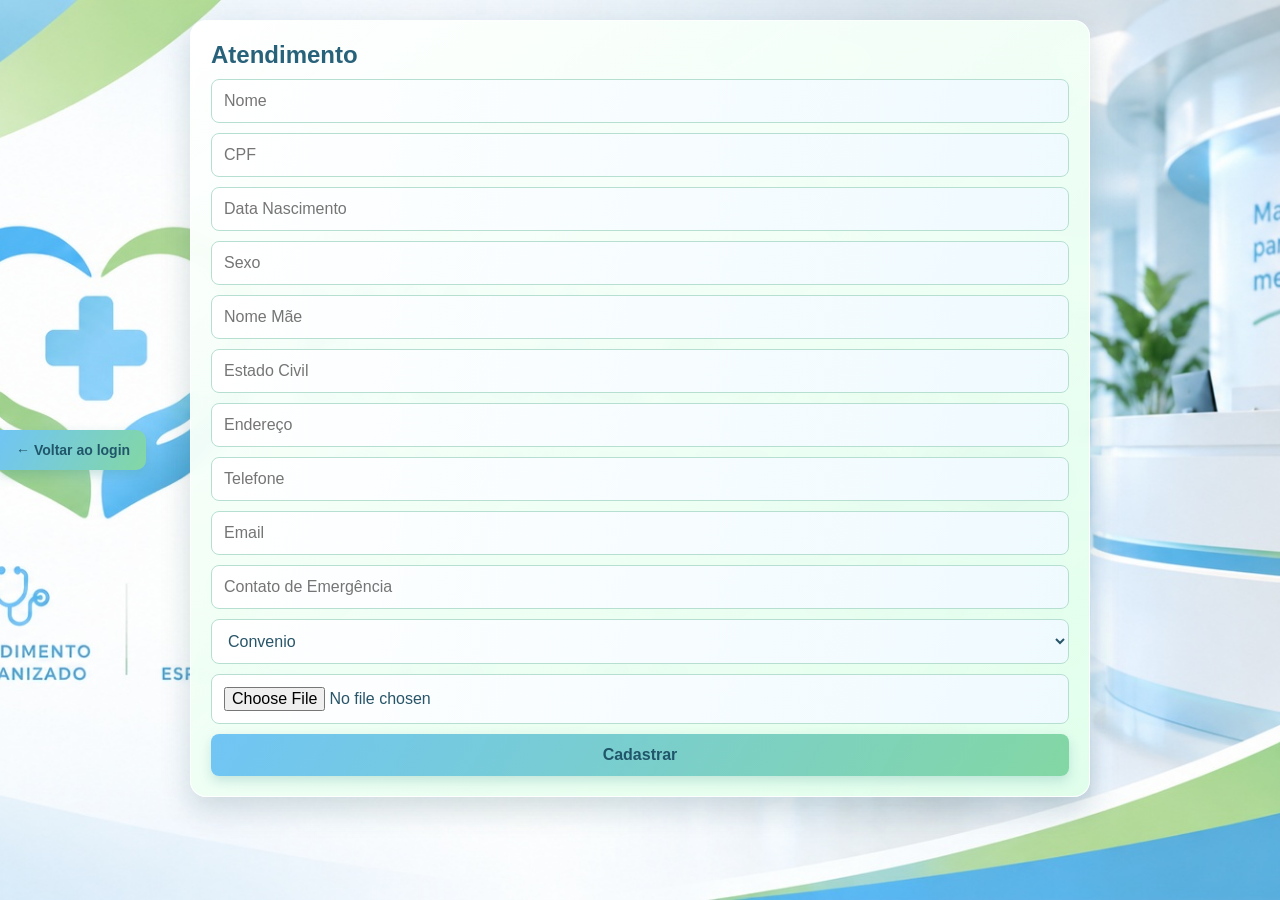
<file: frontend/atendimento.html>
<!DOCTYPE html>
<html>
<head><link rel="stylesheet" href="css/style.css"></head>
<body>
<a class="login-back-button" href="index.html">← Voltar ao login</a>
<div class="container">
<h2>Atendimento</h2>

<input id="nome" placeholder="Nome">
<input id="cpf" placeholder="CPF">
<input id="dataNascimento" placeholder="Data Nascimento">
<input id="sexo" placeholder="Sexo">
<input id="nomeMãe" placeholder="Nome Mãe">
<input id="estadoCivil" placeholder="Estado Civil">
<input id="endereco" placeholder="Endereço">
<input id="telefone" placeholder="Telefone">
<input id="email" placeholder="Email">
<input id="contatoEMG" placeholder="Contato de Emergência">

<select id="tipo">
  <option>Convenio</option>
  <option>Particular</option>
</select>

<input type="file" id="foto">

<button onclick="cadastrar()">Cadastrar</button>
</div>

<script>
function cadastrar(){
 fetch("http://localhost:3000/atendimento",{
  method:"POST",
  headers:{"Content-Type":"application/json"},
  body: JSON.stringify({
    nome: nome.value,
    cpf: cpf.value,
    tipo: tipo.value
  })
 });
 alert("Paciente enviado para triagem");
}
</script>
</body>
</html>
</file>
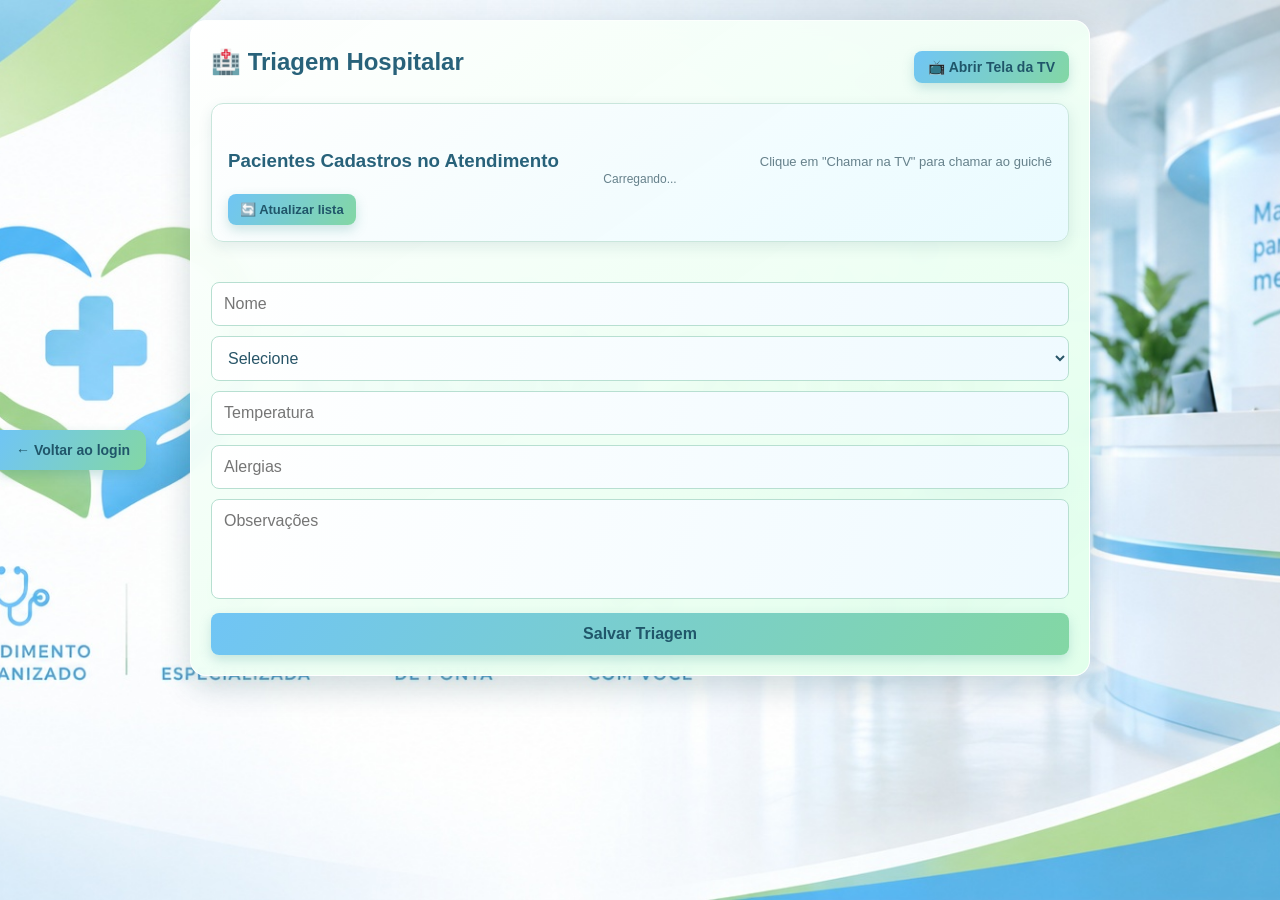
<file: frontend/triagem.html>
<!DOCTYPE html>
<html lang="pt-br">
<head>
<meta charset="UTF-8">
<title>Triagem</title>
<link rel="stylesheet" href="css/style.css">
</head>
<body>
<a class="login-back-button" href="index.html">← Voltar ao login</a>
<div class="container">

  <!-- Cabeçalho com botão da TV -->
  <div class="triagem-cabecalho">
   <h2>🏥 Triagem Hospitalar</h2>
   <button class="btn-abrir-tv"
   onclick="window.open('tv.html','_blank')">📺
   Abrir Tela da TV</button>
  </div>

  <!-- Fila de pacientes do Atendimento criada para mostrar
    quem pode ser chamado na TV -->
  <div class="pacientes-fila">
    <h3>
      Pacientes Cadastros no Atendimento
      <span>Clique em "Chamar na TV" para
        chamar ao guichê</span>
    </h3>
    <div id="fila-pacientes">
      <p class="texto-secundario fila-carregando">Carregando...</p>
    </div>
    <button class="btn-atualizar" onclick="carregarPacientes()">
        🔄️
        Atualizar
        lista</button>
  </div>
  <input id="nome" placeholder="Nome">

<select id="sintoma">

<option value="">Selecione</option>
<option value="dor_leve">Dor leve</option>
<option value="resfriado">Resfriado</option>
<option value="coriza">Coriza</option>
<option value="tosse">Tosse</option>
<option value="febre">Febre</option>
<option value="vomito">Vômito</option>
<option value="diarreia">Diarreia</option>
<option value="falta_ar_moderada">Falta de ar moderada</option>
<option value="falta_ar_grave">Falta de ar grave</option>
<option value="infarto">Suspeita de infarto</option>
<option value="avc">Suspeita de AVC</option>
<option value="convulsao">Convulsão</option>
<option value="hemorragia">Hemorragia</option>

</select>

<input
  id="temp"
  type="number"
  placeholder="Temperatura"
/>

<input
  id="alergia"
  placeholder="Alergias"
/>

<textarea
  id="observacao"
  placeholder="Observações"
></textarea>

<div id="resultado"></div>

<button id="salvar-triagem" onclick="salvar()">
Salvar Triagem
</button>

</div>

<script>

function classificarRisco(sintoma, temperatura){

  const vermelhos = [
    "infarto",
    "avc",
    "convulsao",
    "hemorragia",
    "falta_ar_grave"
  ];

  const amarelos = [
    "febre",
    "vomito",
    "diarreia",
    "falta_ar_moderada"
  ];

  if (temperatura >= 39) {
    return "vermelho";
  }

  if (vermelhos.includes(sintoma)) {
    return "vermelho";
  }

  if (amarelos.includes(sintoma)) {
    return "amarelo";
  }

  return "verde";
}

async function salvar(){

  const nome =
    document.getElementById("nome").value.trim();

  const sintoma =
    document.getElementById("sintoma").value;

  const temperaturaInformada =
    document.getElementById("temp").value;
  const temperatura =
    temperaturaInformada === "" ? null : Number(temperaturaInformada);

  const alergia =
    document.getElementById("alergia").value;

  const observacao =
    document.getElementById("observacao").value;

  const risco =
    classificarRisco(sintoma, temperatura);

  const resultado = document.getElementById("resultado");
  const botaoSalvar = document.getElementById("salvar-triagem");

  if (!nome) {
    resultado.className = "";
    resultado.textContent = "Informe o nome do paciente para salvar a triagem.";
    return;
  }

  botaoSalvar.disabled = true;
  resultado.className = "";
  resultado.textContent = "Salvando triagem...";

  try {
    const resposta = await fetch("/triagem", {
      method: "POST",
      headers: { "Content-Type": "application/json" },
      body: JSON.stringify({
        nome,
        sintoma,
        temperatura,
        alergia,
        observacao,
        risco
      })
    });
    const dados = await resposta.json();

    if (!resposta.ok) {
      throw new Error(dados.erro || "Não foi possível salvar a triagem.");
    }

    resultado.className = risco;
    resultado.textContent = `Triagem salva no banco de dados. Classificação: ${risco.toUpperCase()}`;
  } catch (erro) {
    resultado.className = "";
    resultado.textContent = `Erro ao salvar a triagem: ${erro.message}`;
  } finally {
    botaoSalvar.disabled = false;
  }

}

</script>

</body>
</html>
</file>
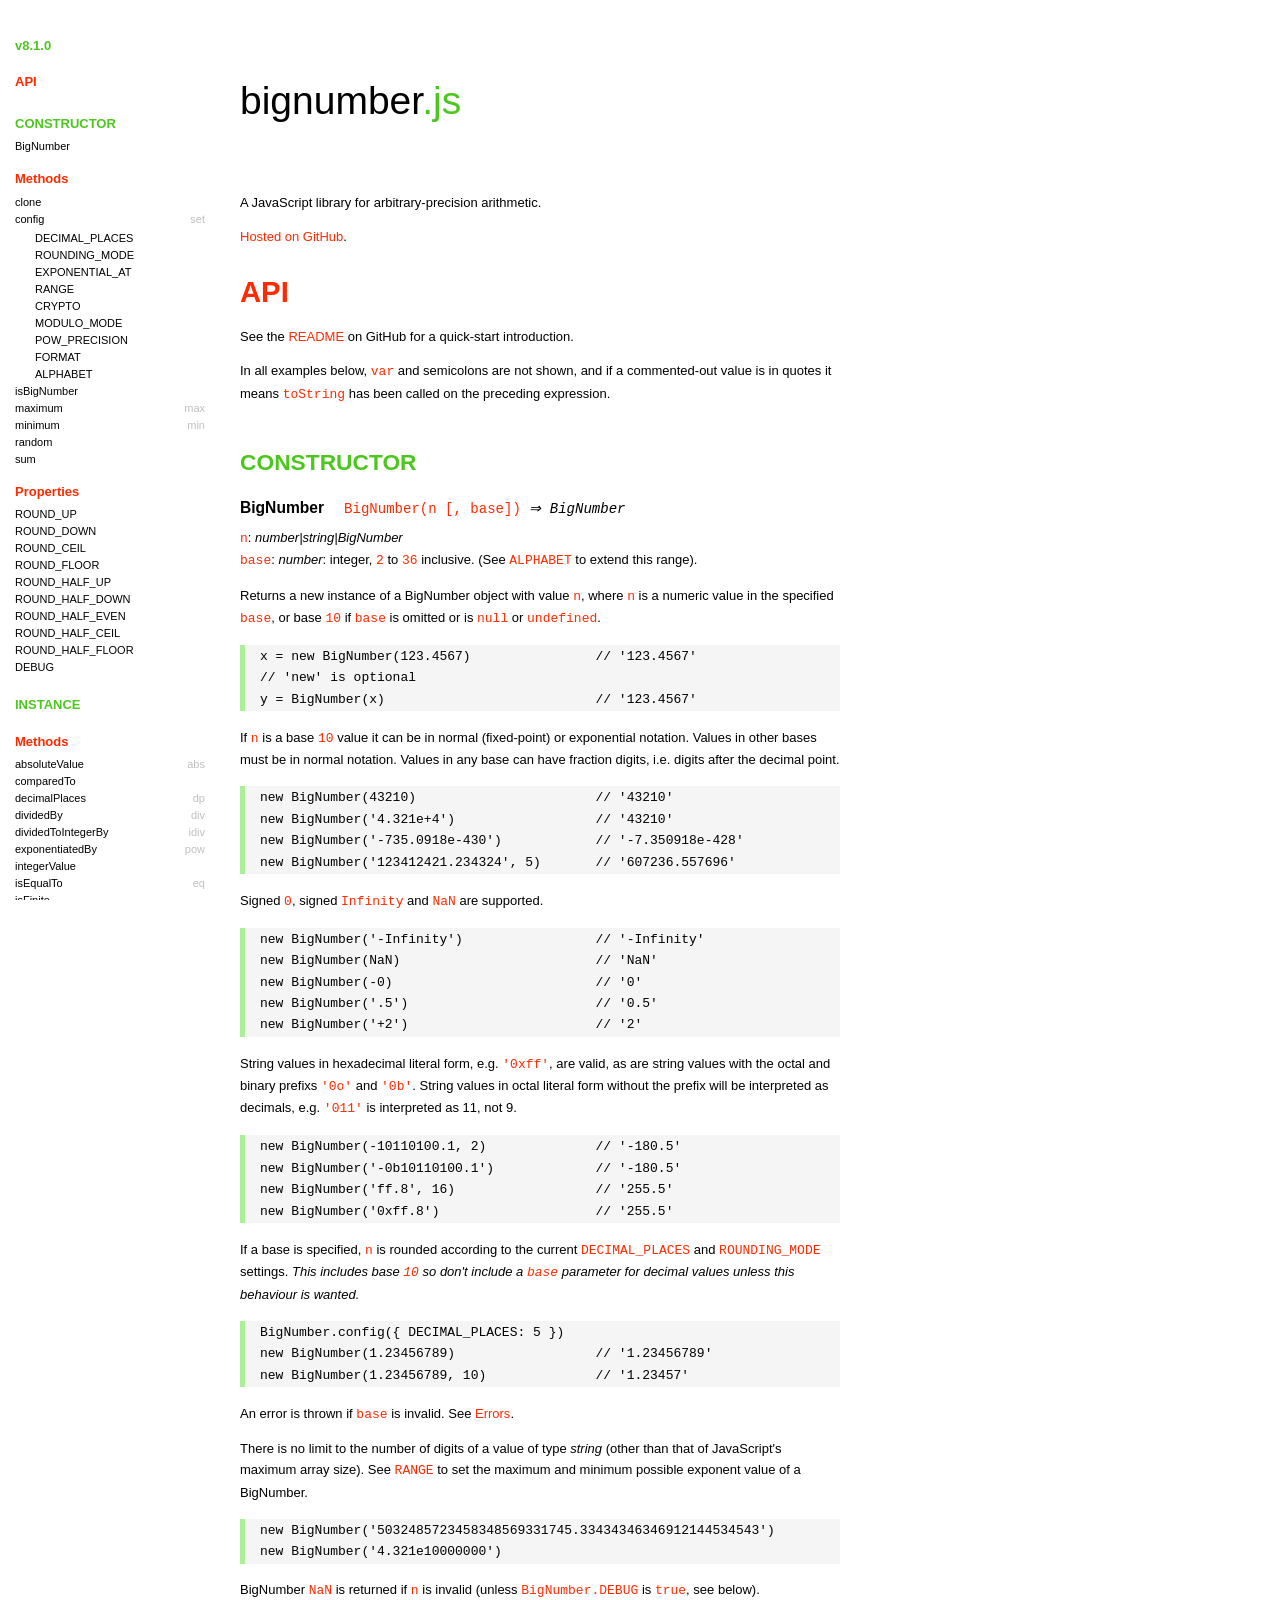
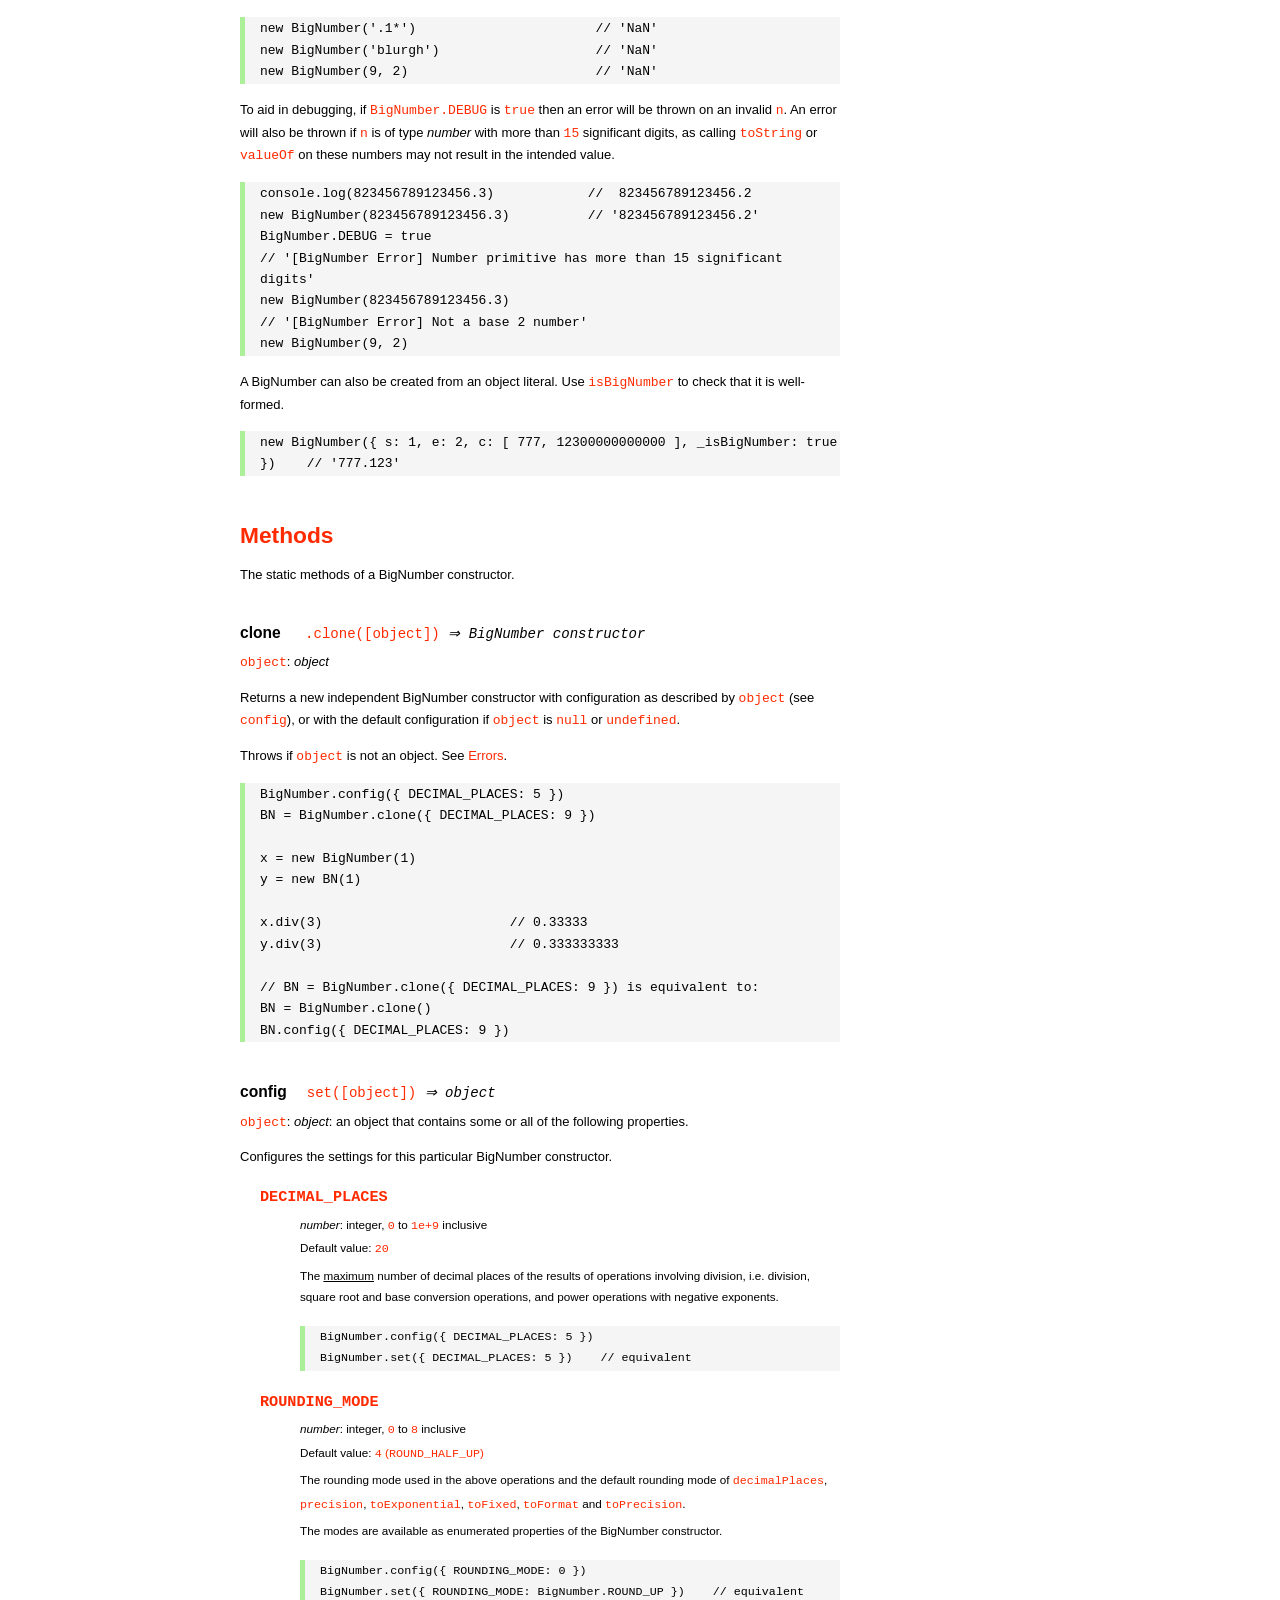
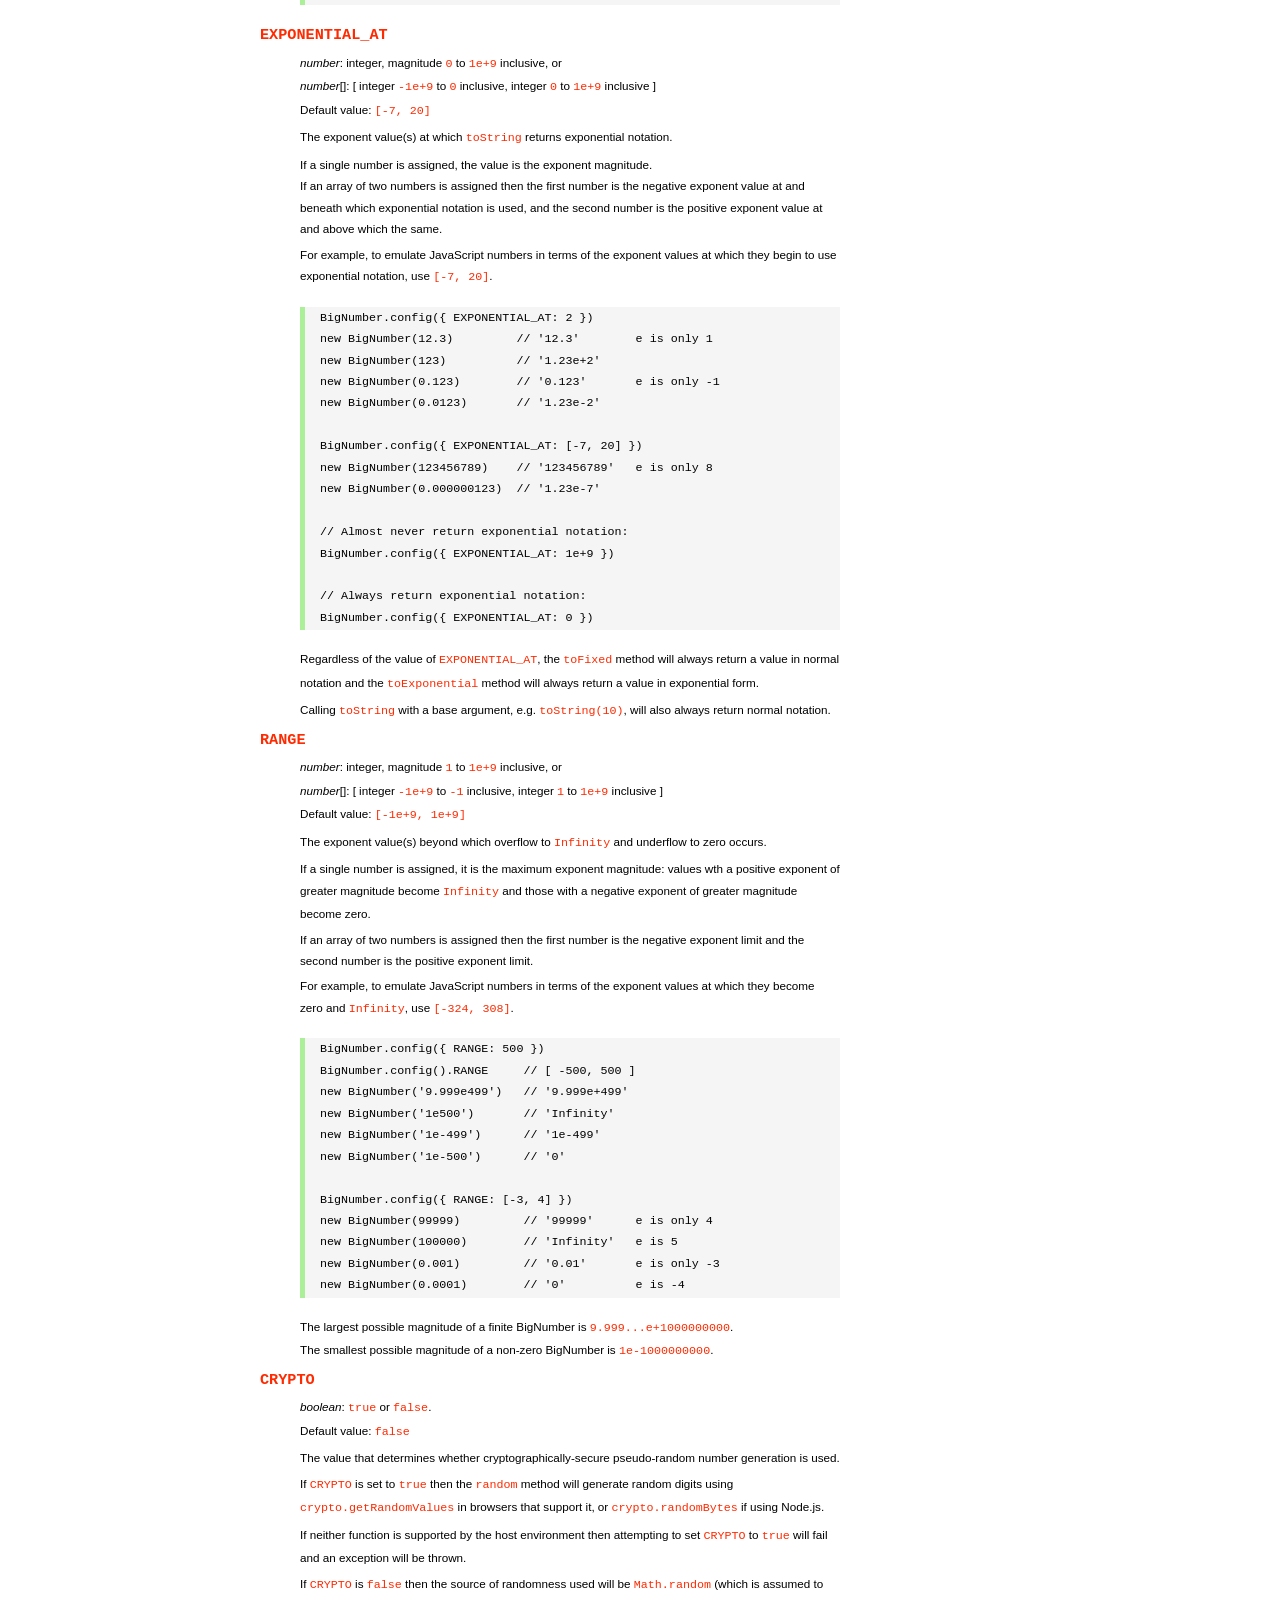
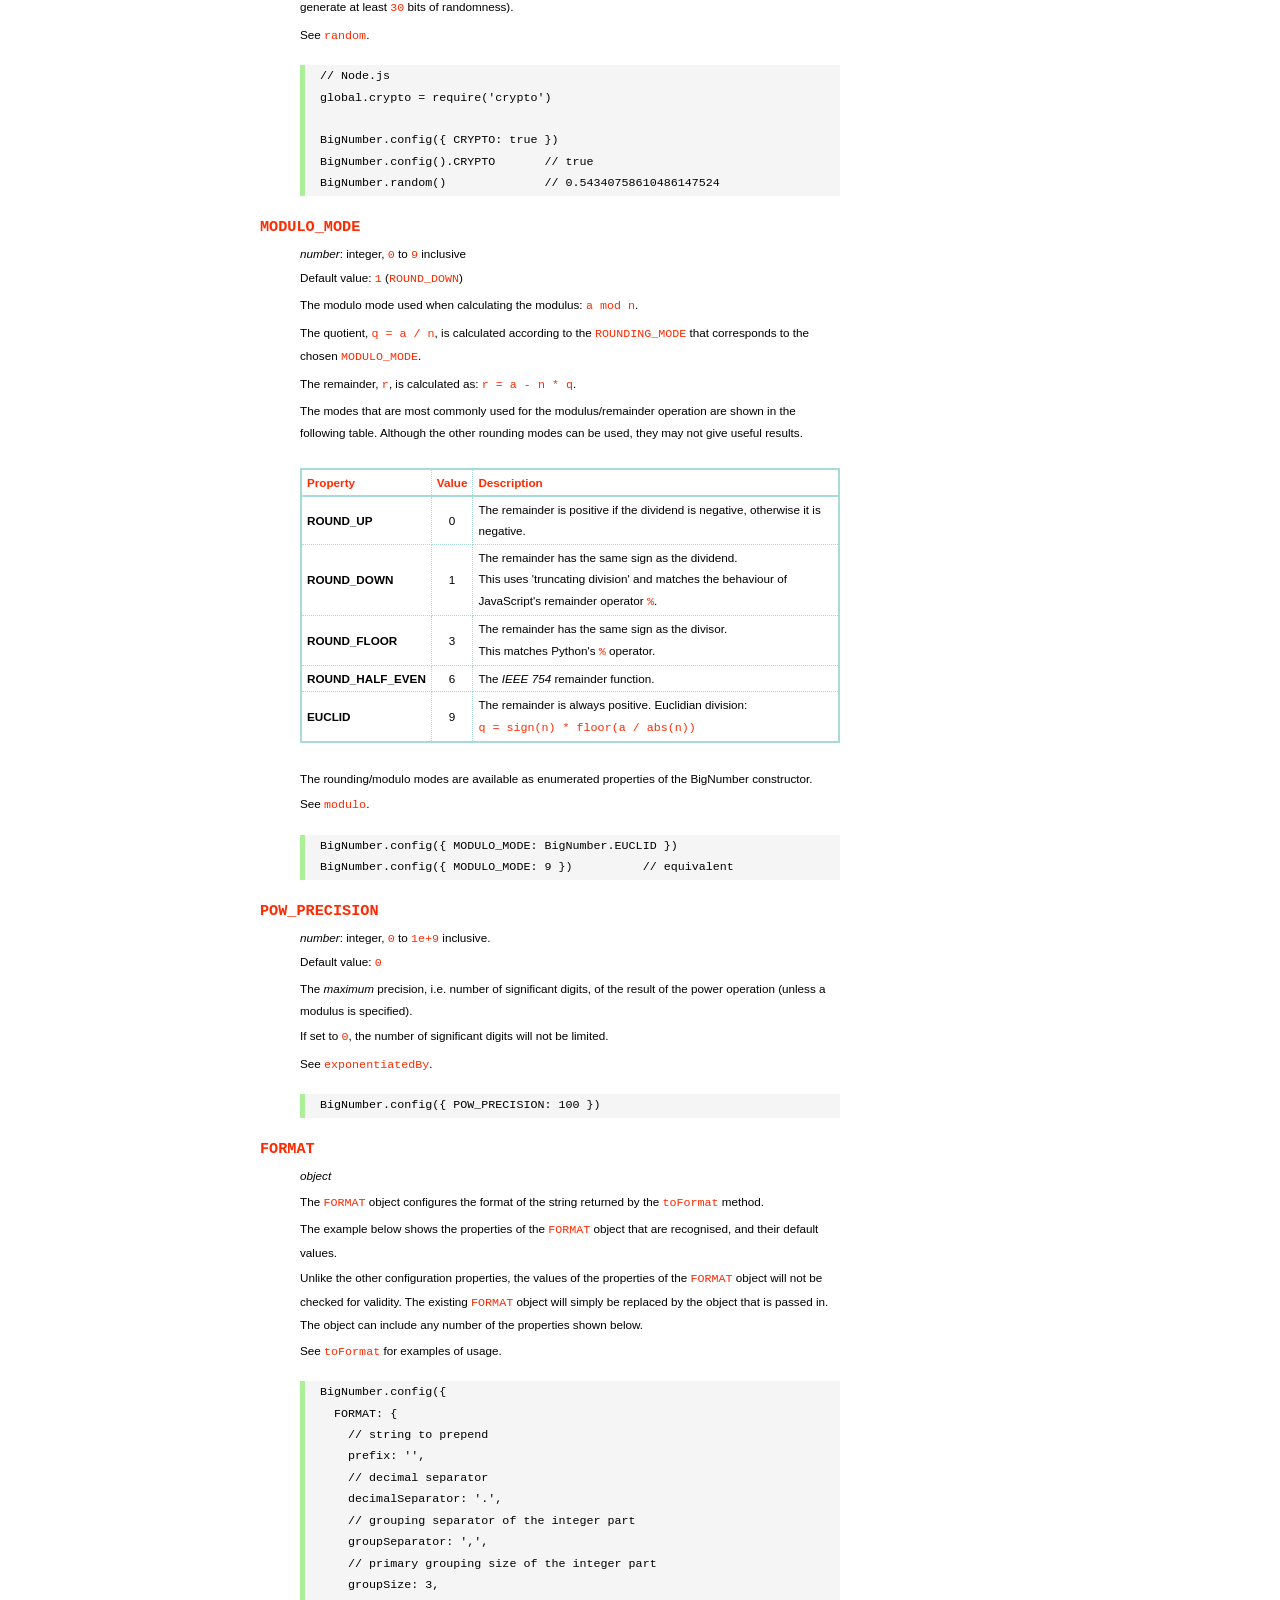
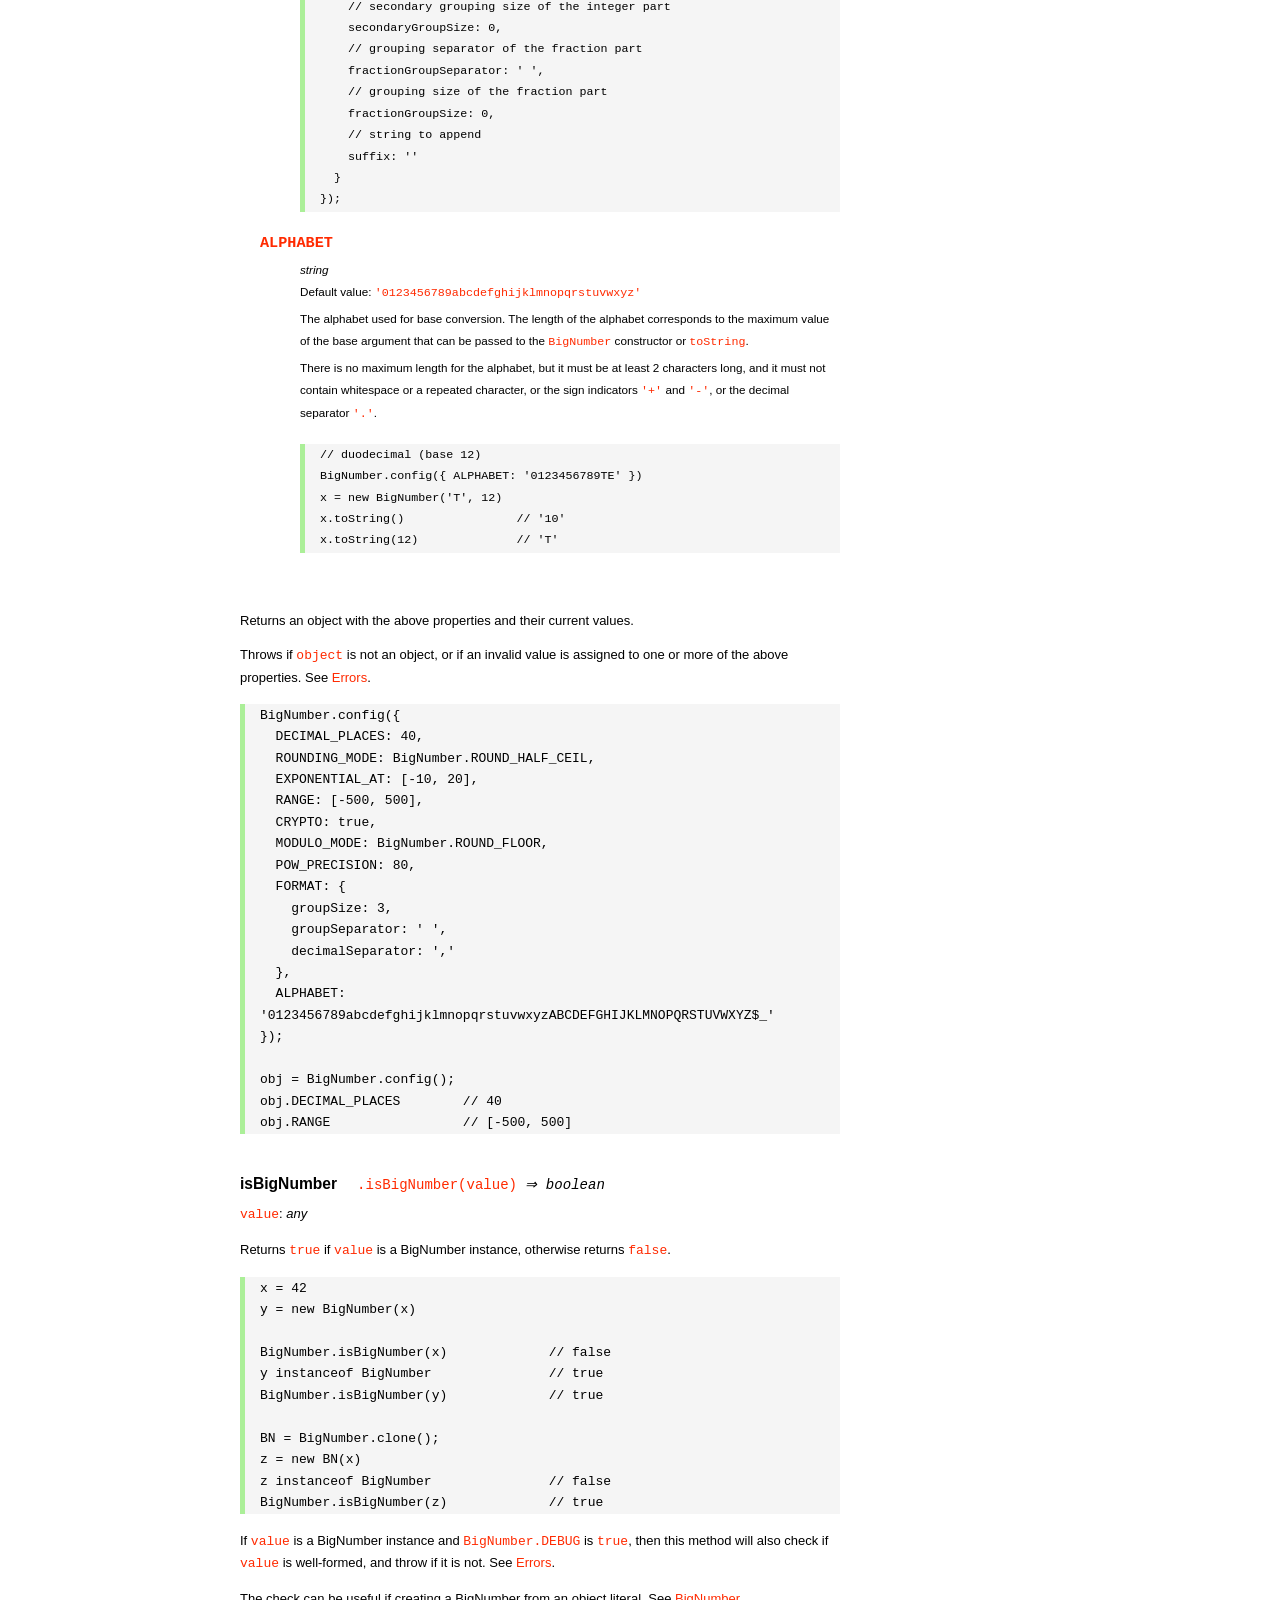
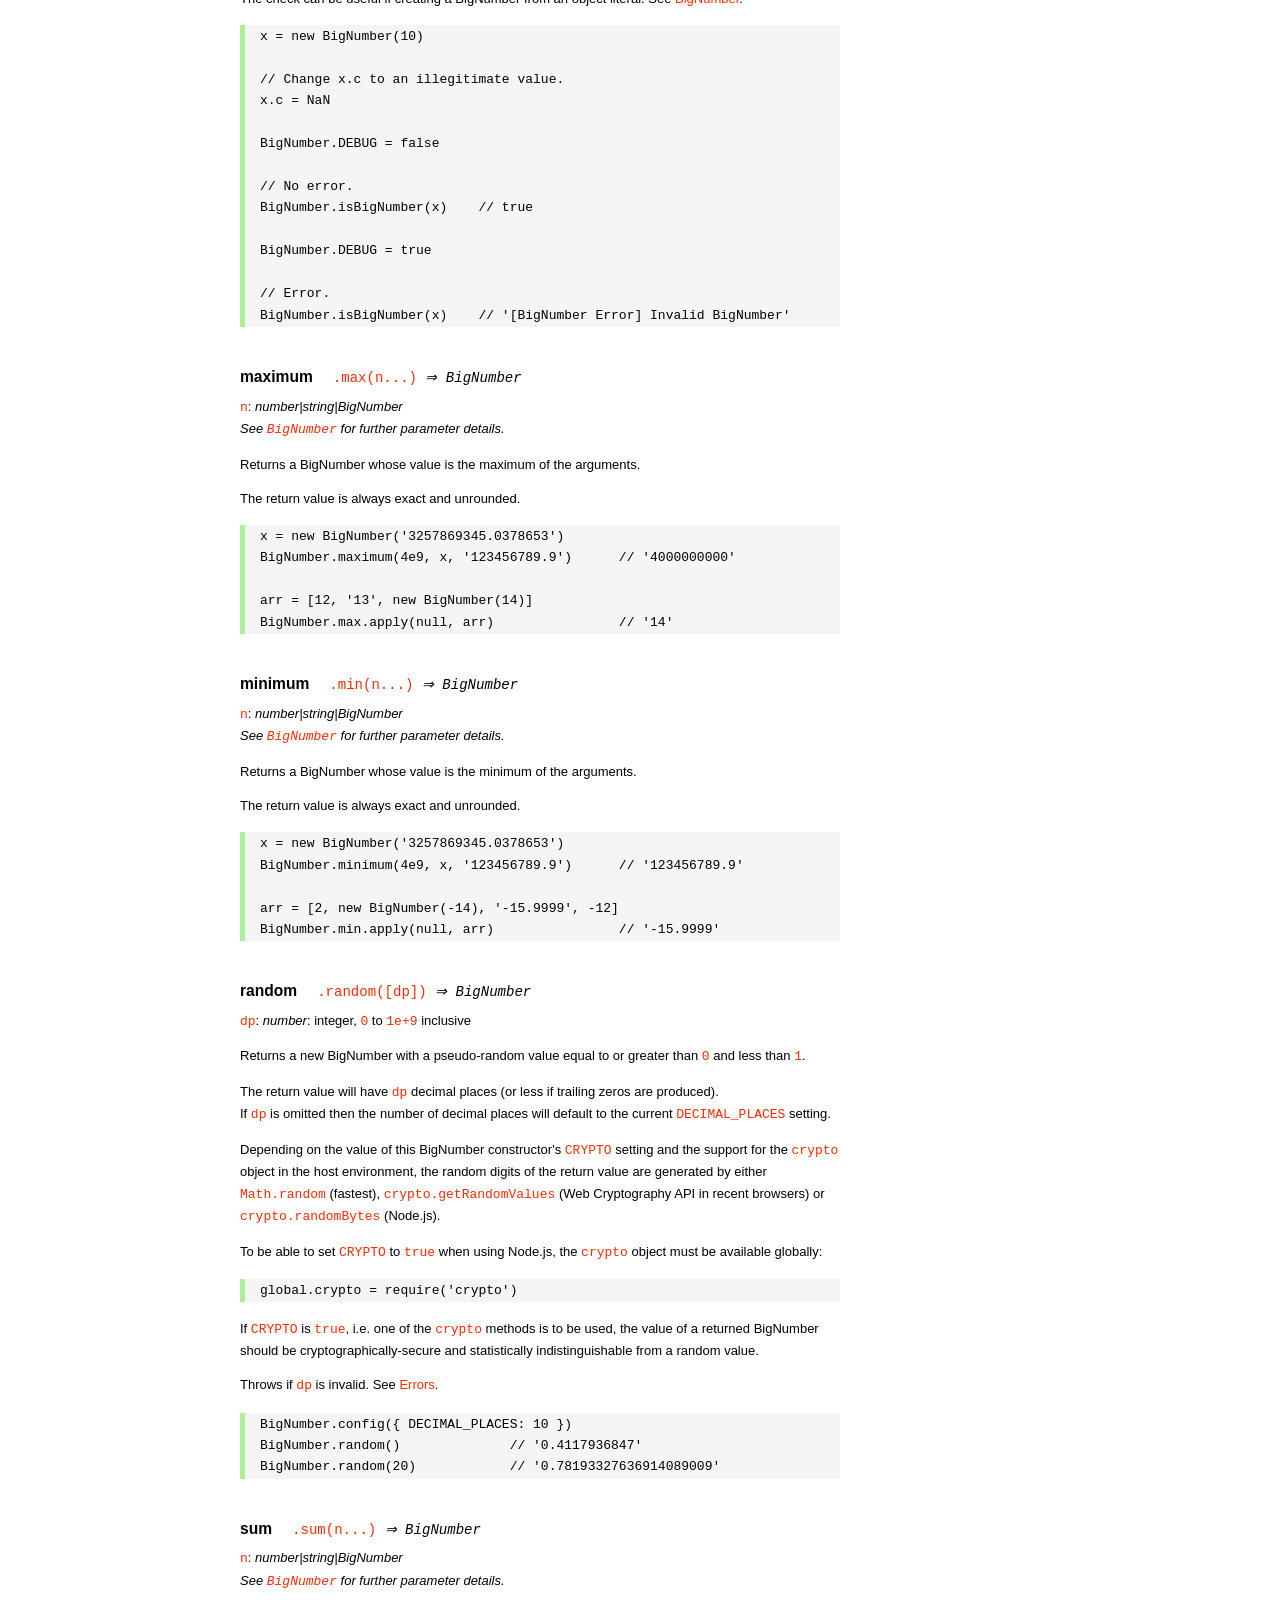
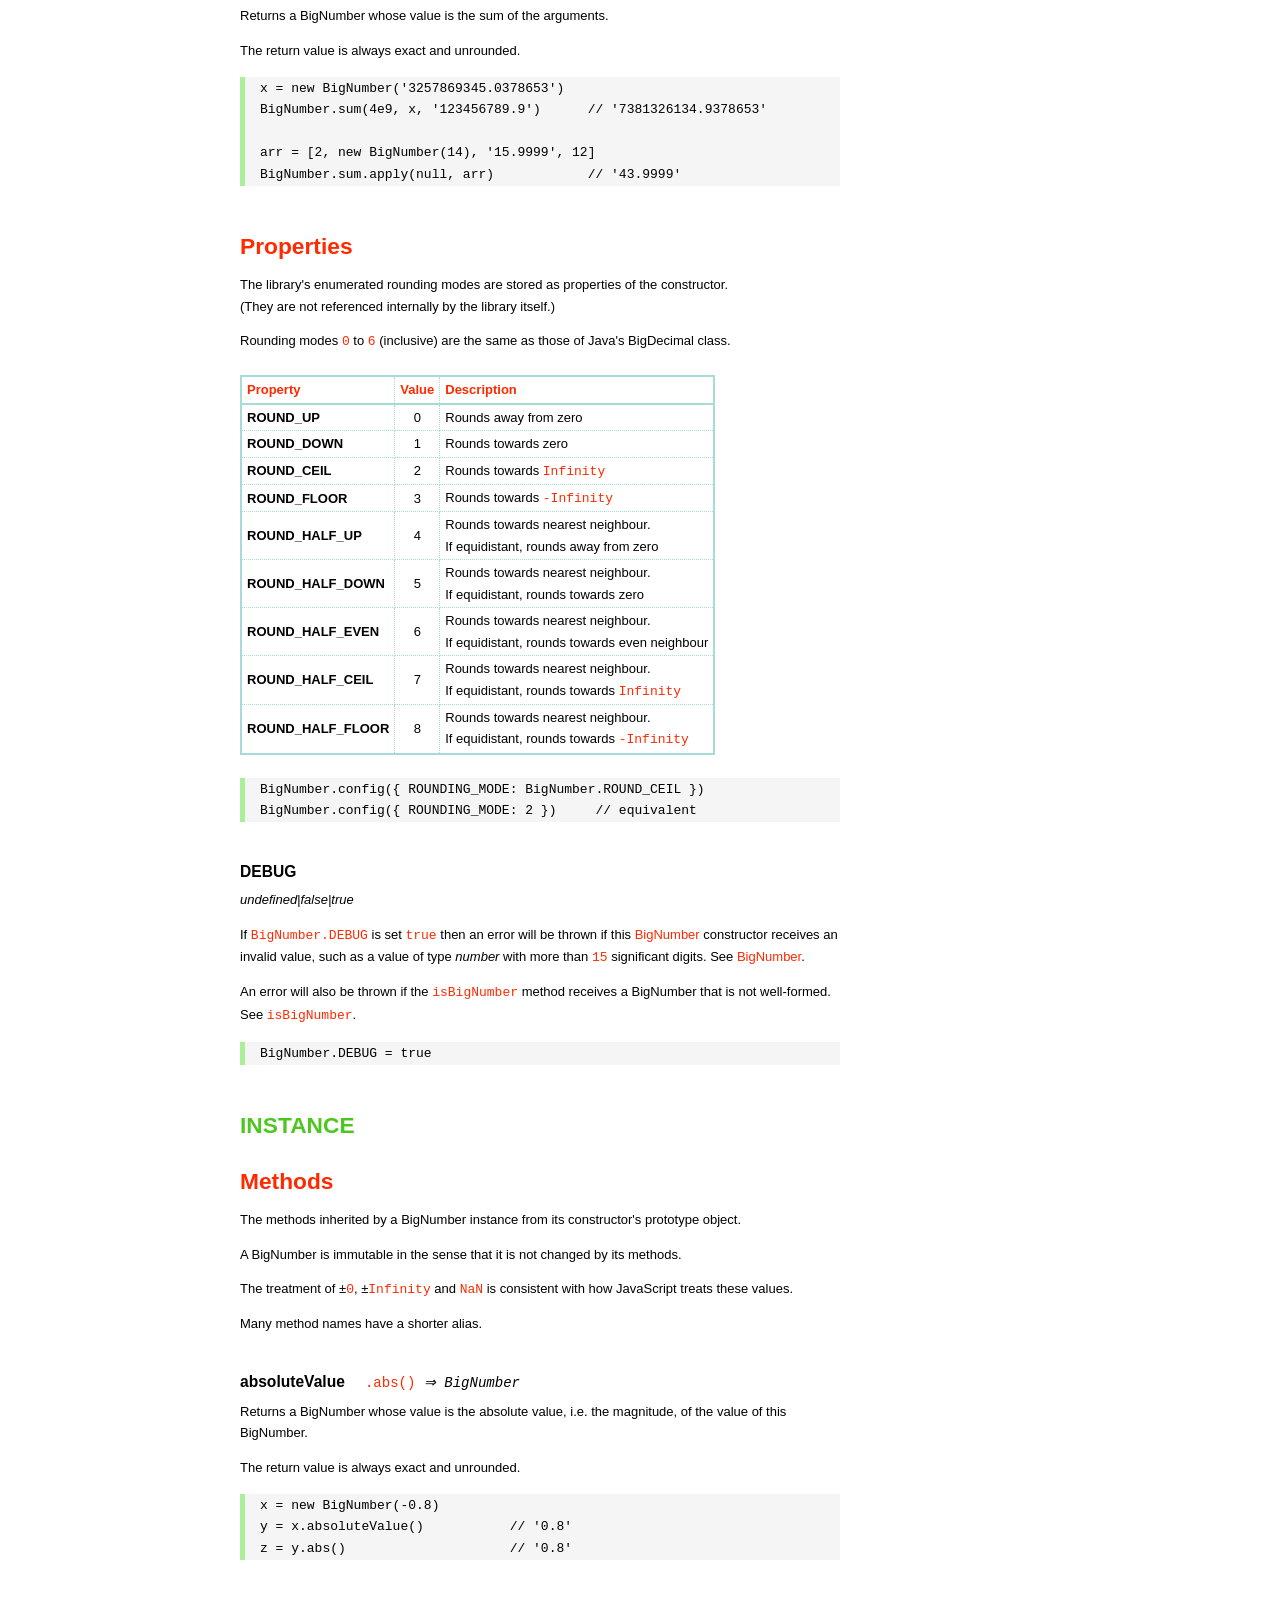
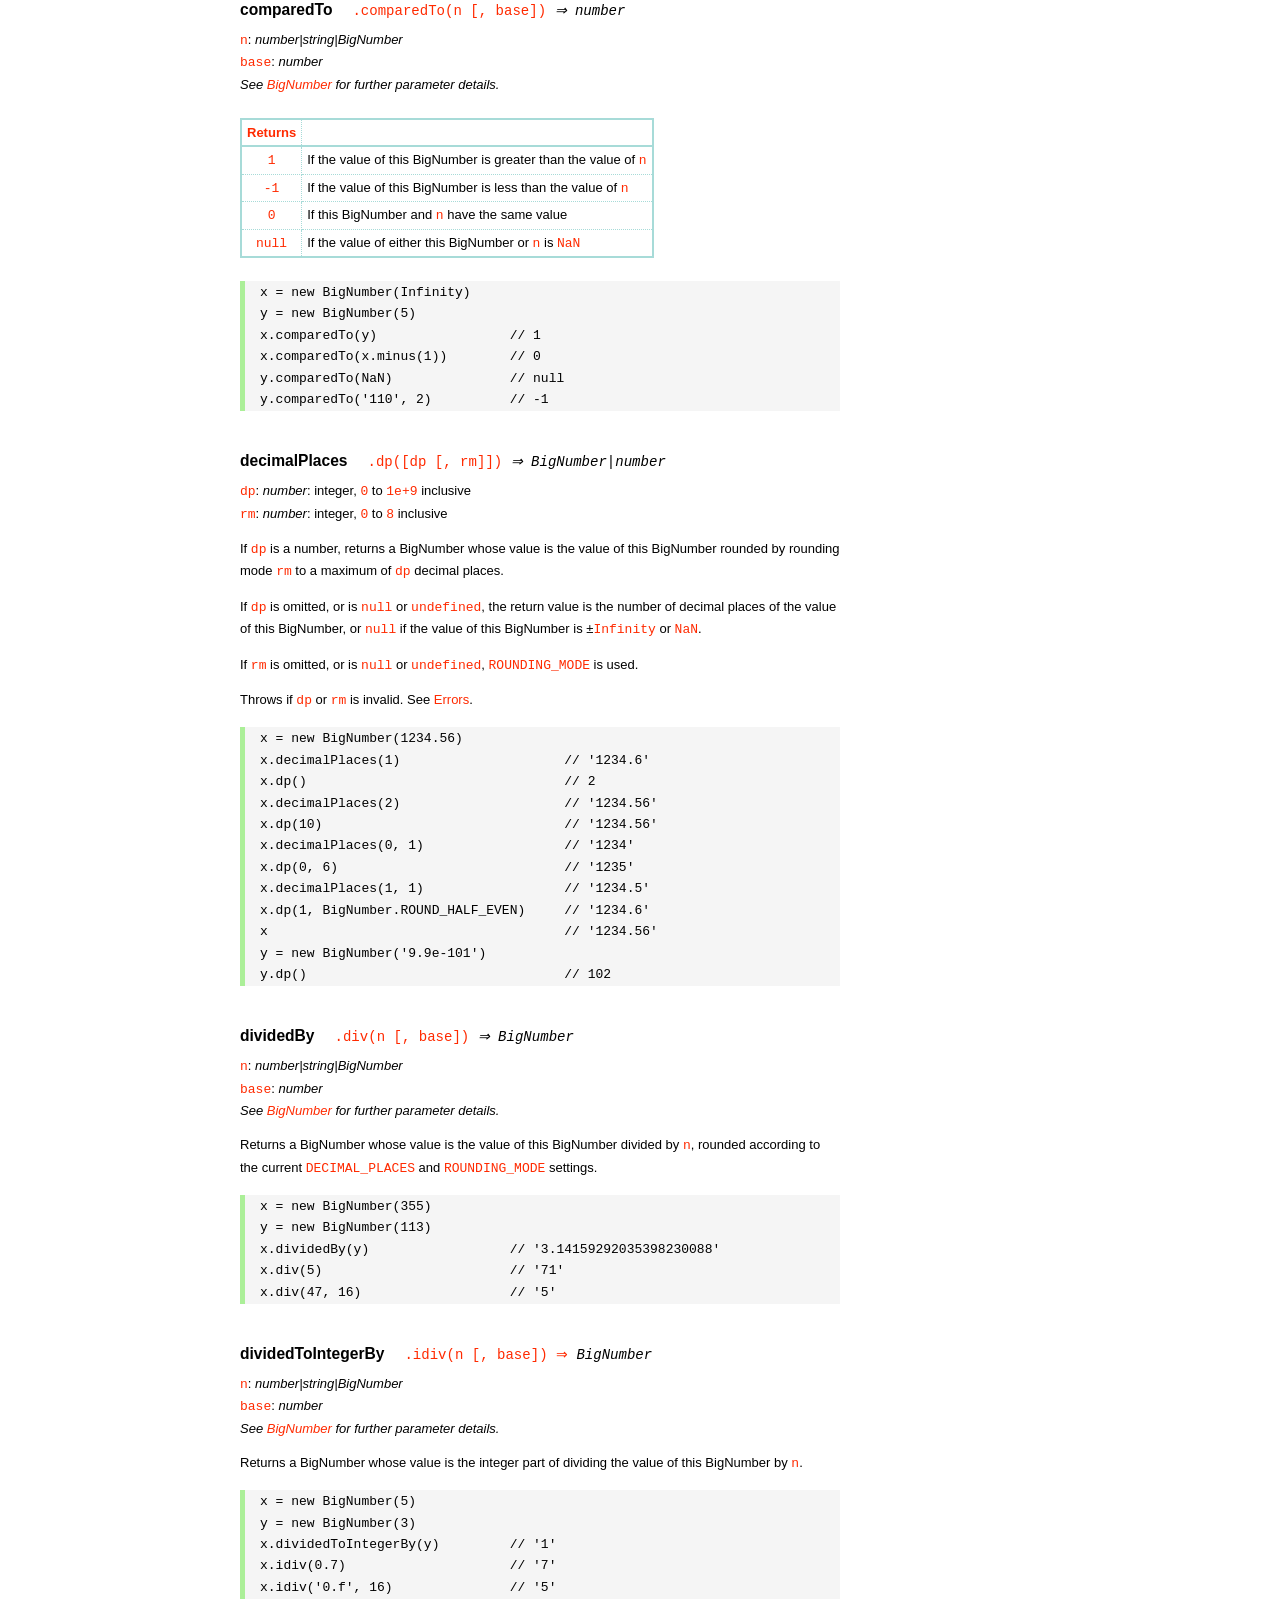
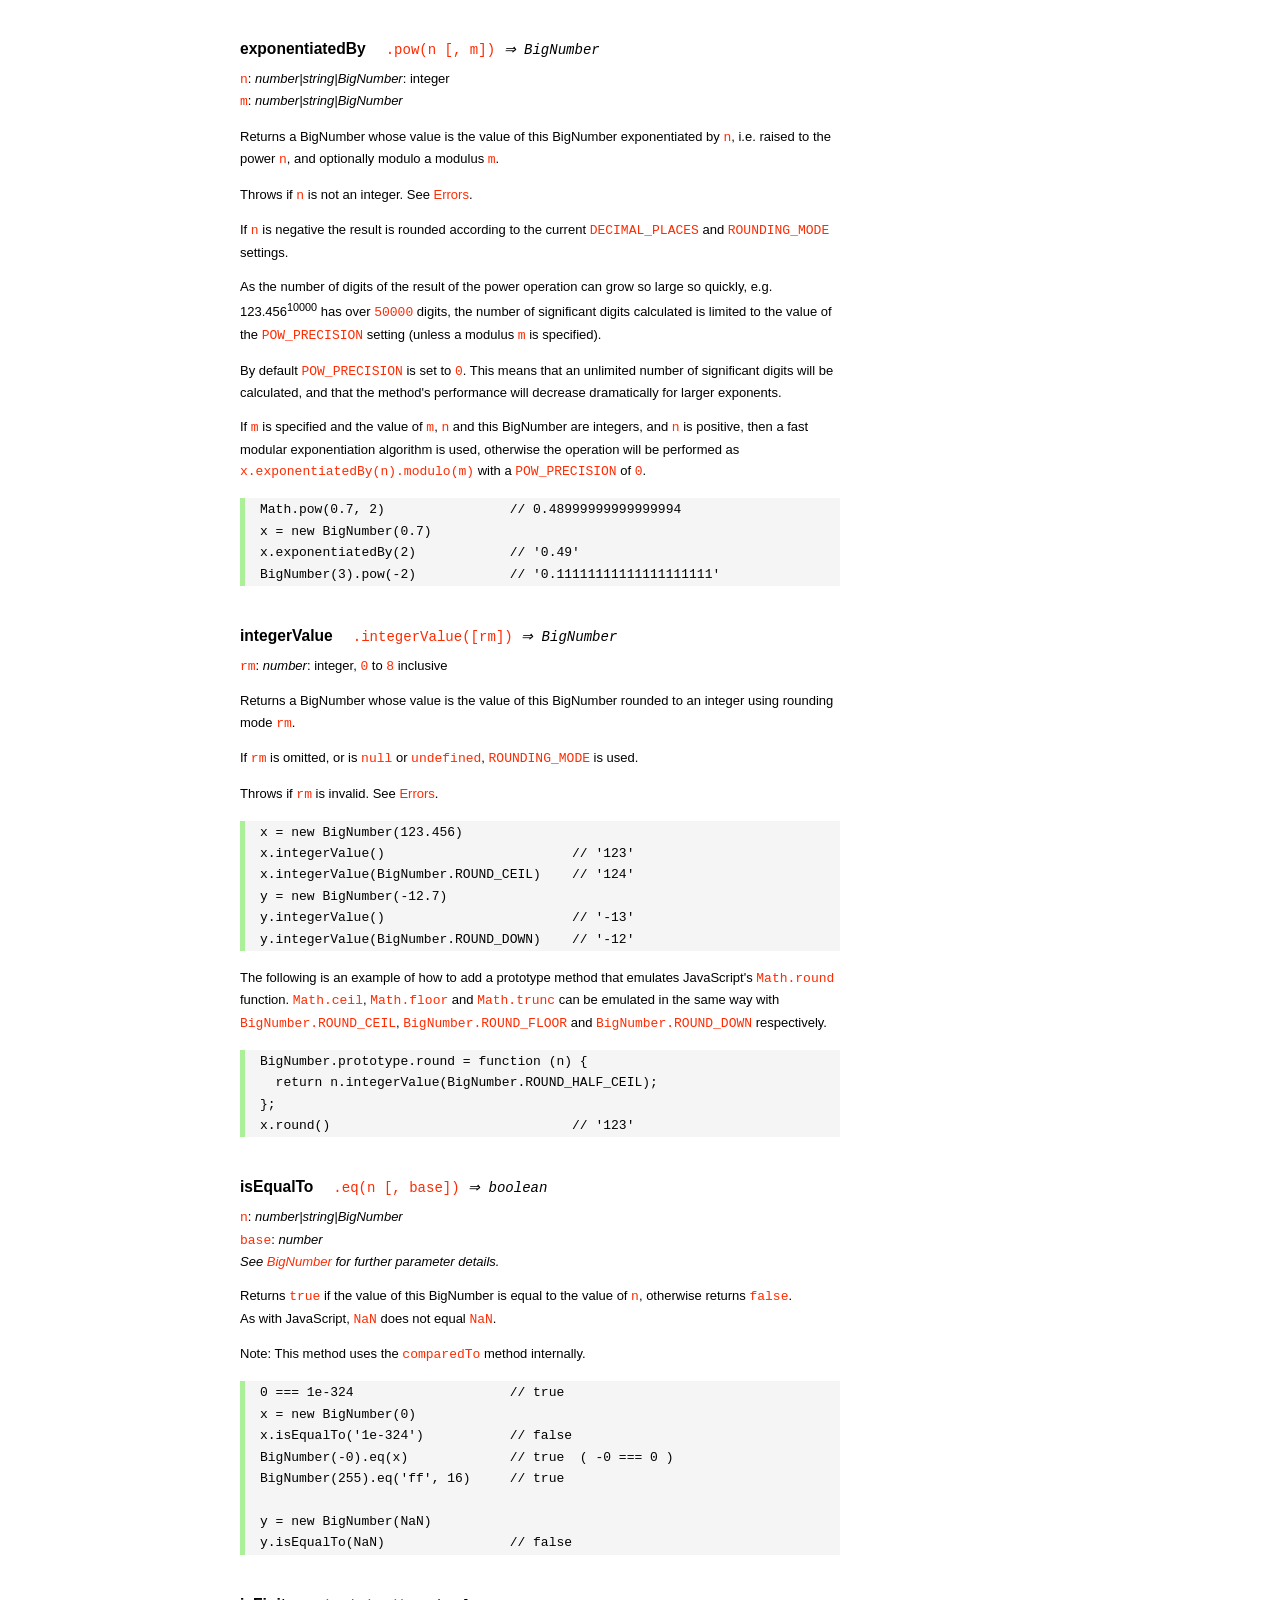
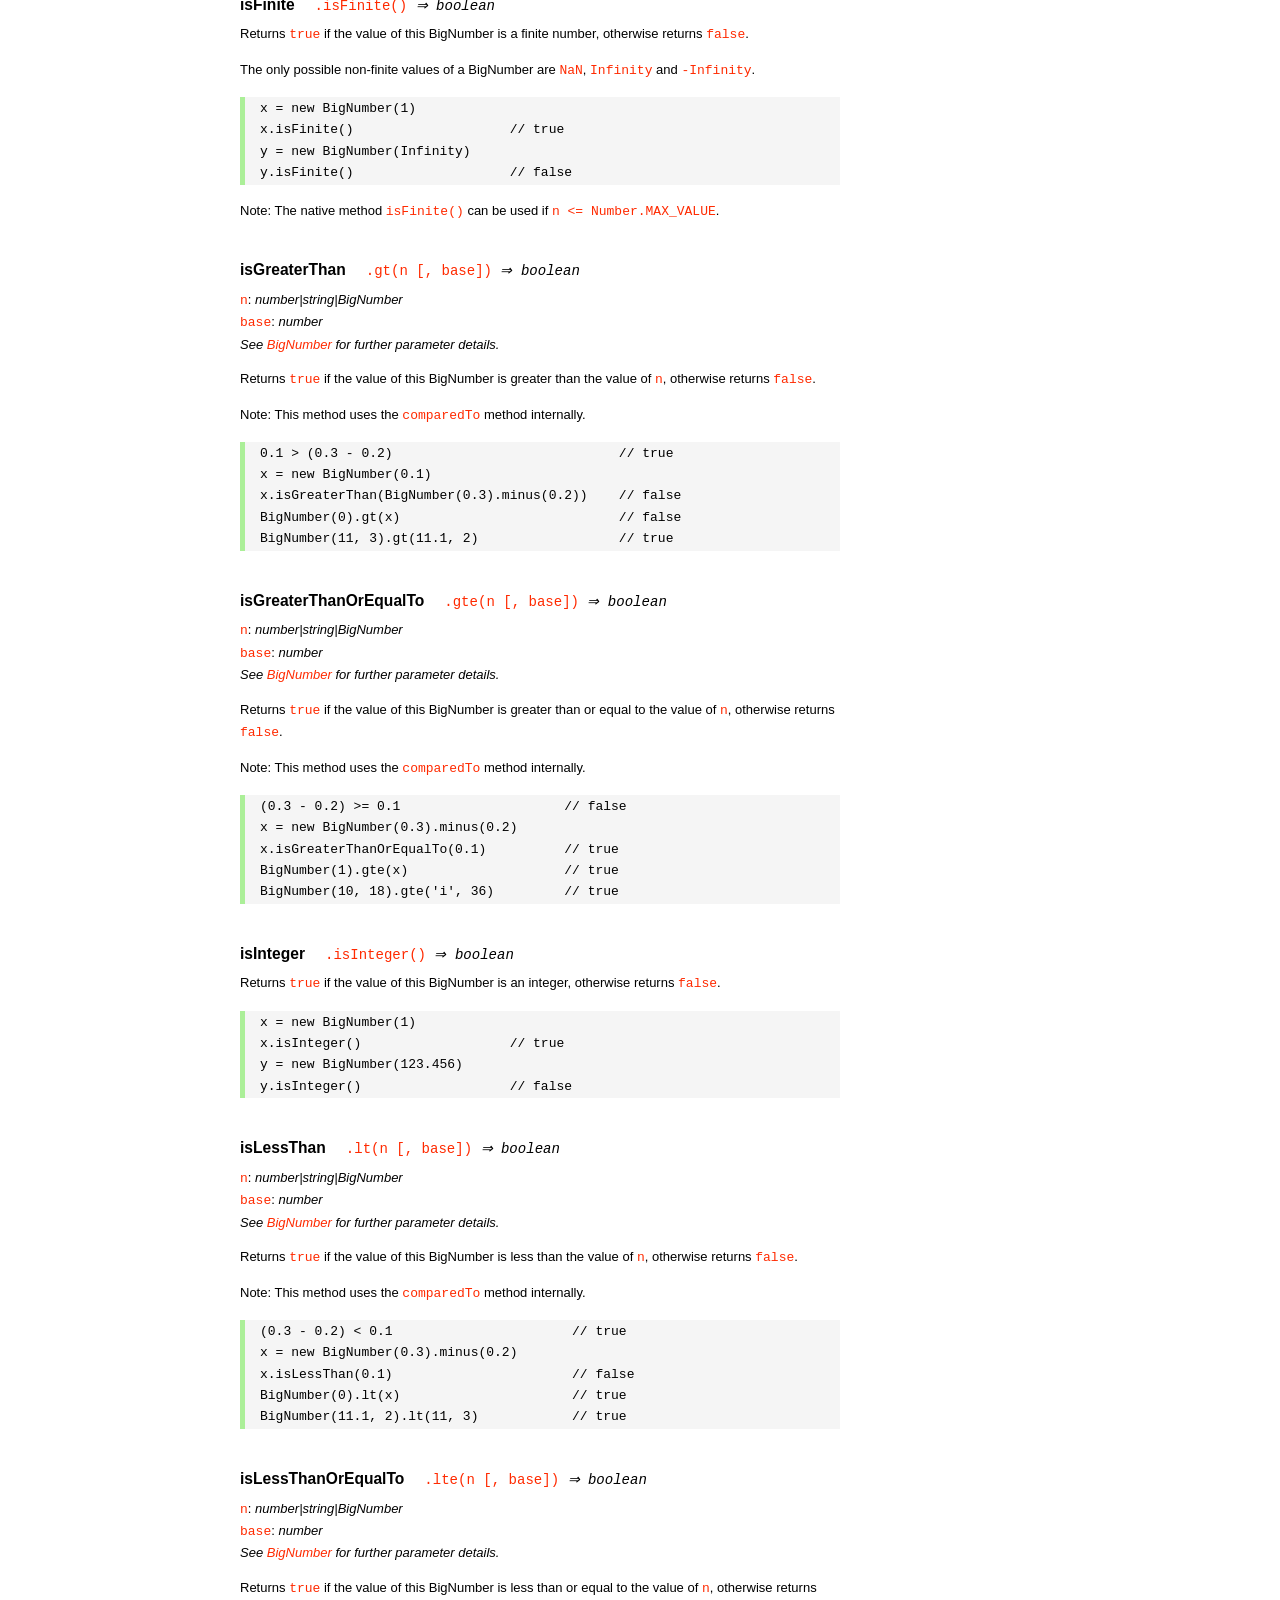
<file: node_modules/bignumber.js/doc/API.html>
<!DOCTYPE HTML>
<html>
<head>
<meta charset="utf-8">
<meta http-equiv="X-UA-Compatible" content="IE=edge">
<meta name="Author" content="M Mclaughlin">
<title>bignumber.js API</title>
<style>
html{font-size:100%}
body{background:#fff;font-family:"Helvetica Neue",Helvetica,Arial,sans-serif;font-size:13px;
  line-height:1.65em;min-height:100%;margin:0}
body,i{color:#000}
.nav{background:#fff;position:fixed;top:0;bottom:0;left:0;width:200px;overflow-y:auto;
  padding:15px 0 30px 15px}
div.container{width:600px;margin:50px 0 50px 240px}
p{margin:0 0 1em;width:600px}
pre,ul{margin:1em 0}
h1,h2,h3,h4,h5{margin:0;padding:1.5em 0 0}
h1,h2{padding:.75em 0}
h1{font:400 3em Verdana,sans-serif;color:#000;margin-bottom:1em}
h2{font-size:2.25em;color:#ff2a00}
h3{font-size:1.75em;color:#4dc71f}
h4{font-size:1.75em;color:#ff2a00;padding-bottom:.75em}
h5{font-size:1.2em;margin-bottom:.4em}
h6{font-size:1.1em;margin-bottom:0.8em;padding:0.5em 0}
dd{padding-top:.35em}
dt{padding-top:.5em}
b{font-weight:700}
dt b{font-size:1.3em}
a,a:visited{color:#ff2a00;text-decoration:none}
a:active,a:hover{outline:0;text-decoration:underline}
.nav a,.nav b,.nav a:visited{display:block;color:#ff2a00;font-weight:700; margin-top:15px}
.nav b{color:#4dc71f;margin-top:20px;cursor:default;width:auto}
ul{list-style-type:none;padding:0 0 0 20px}
.nav ul{line-height:14px;padding-left:0;margin:5px 0 0}
.nav ul a,.nav ul a:visited,span{display:inline;color:#000;font-family:Verdana,Geneva,sans-serif;
  font-size:11px;font-weight:400;margin:0}
.inset,ul.inset{margin-left:20px}
.inset{font-size:.9em}
.nav li{width:auto;margin:0 0 3px}
.alias{font-style:italic;margin-left:20px}
table{border-collapse:collapse;border-spacing:0;border:2px solid #a7dbd8;margin:1.75em 0;padding:0}
td,th{text-align:left;margin:0;padding:2px 5px;border:1px dotted #a7dbd8}
th{border-top:2px solid #a7dbd8;border-bottom:2px solid #a7dbd8;color:#ff2a00}
code,pre{font-family:Consolas, monaco, monospace;font-weight:400}
pre{background:#f5f5f5;white-space:pre-wrap;word-wrap:break-word;border-left:5px solid #abef98;
  padding:1px 0 1px 15px;margin:1.2em 0}
code,.nav-title{color:#ff2a00}
.end{margin-bottom:25px}
.centre{text-align:center}
.error-table{font-size:13px;width:100%}
#faq{margin:3em 0 0}
li span{float:right;margin-right:10px;color:#c0c0c0}
#js{font:inherit;color:#4dc71f}
</style>
</head>
<body>

  <div class="nav">

    <b>v8.1.0</b>

	<a class='nav-title' href="#">API</a>

    <b> CONSTRUCTOR </b>
    <ul>
      <li><a href="#bignumber">BigNumber</a></li>
    </ul>

    <a href="#methods">Methods</a>
    <ul>
      <li><a href="#clone">clone</a></li>
      <li><a href="#config" >config</a><span>set</span></li>
      <li>
        <ul class="inset">
          <li><a href="#decimal-places">DECIMAL_PLACES</a></li>
          <li><a href="#rounding-mode" >ROUNDING_MODE</a></li>
          <li><a href="#exponential-at">EXPONENTIAL_AT</a></li>
          <li><a href="#range"         >RANGE</a></li>
          <li><a href="#crypto"        >CRYPTO</a></li>
          <li><a href="#modulo-mode"   >MODULO_MODE</a></li>
          <li><a href="#pow-precision" >POW_PRECISION</a></li>
          <li><a href="#format"        >FORMAT</a></li>
          <li><a href="#alphabet"      >ALPHABET</a></li>
        </ul>
      </li>
      <li><a href="#isBigNumber">isBigNumber</a></li>
      <li><a href="#max"        >maximum</a><span>max</span></li>
      <li><a href="#min"        >minimum</a><span>min</span></li>
      <li><a href="#random"     >random</a></li>
      <li><a href="#sum"        >sum</a></li>
    </ul>

    <a href="#constructor-properties">Properties</a>
    <ul>
      <li><a href="#round-up"        >ROUND_UP</a></li>
      <li><a href="#round-down"      >ROUND_DOWN</a></li>
      <li><a href="#round-ceil"      >ROUND_CEIL</a></li>
      <li><a href="#round-floor"     >ROUND_FLOOR</a></li>
      <li><a href="#round-half-up"   >ROUND_HALF_UP</a></li>
      <li><a href="#round-half-down" >ROUND_HALF_DOWN</a></li>
      <li><a href="#round-half-even" >ROUND_HALF_EVEN</a></li>
      <li><a href="#round-half-ceil" >ROUND_HALF_CEIL</a></li>
      <li><a href="#round-half-floor">ROUND_HALF_FLOOR</a></li>
      <li><a href="#debug"           >DEBUG</a></li>
    </ul>

    <b> INSTANCE </b>

    <a href="#prototype-methods">Methods</a>
    <ul>
      <li><a href="#abs"    >absoluteValue         </a><span>abs</span>  </li>
      <li><a href="#cmp"    >comparedTo            </a>                  </li>
      <li><a href="#dp"     >decimalPlaces         </a><span>dp</span>   </li>
      <li><a href="#div"    >dividedBy             </a><span>div</span>  </li>
      <li><a href="#divInt" >dividedToIntegerBy    </a><span>idiv</span> </li>
      <li><a href="#pow"    >exponentiatedBy       </a><span>pow</span>  </li>
      <li><a href="#int"    >integerValue          </a>                  </li>
      <li><a href="#eq"     >isEqualTo             </a><span>eq</span>   </li>
      <li><a href="#isF"    >isFinite              </a>                  </li>
      <li><a href="#gt"     >isGreaterThan         </a><span>gt</span>   </li>
      <li><a href="#gte"    >isGreaterThanOrEqualTo</a><span>gte</span>  </li>
      <li><a href="#isInt"  >isInteger             </a>                  </li>
      <li><a href="#lt"     >isLessThan            </a><span>lt</span>   </li>
      <li><a href="#lte"    >isLessThanOrEqualTo   </a><span>lte</span>  </li>
      <li><a href="#isNaN"  >isNaN                 </a>                  </li>
      <li><a href="#isNeg"  >isNegative            </a>                  </li>
      <li><a href="#isPos"  >isPositive            </a>                  </li>
      <li><a href="#isZ"    >isZero                </a>                  </li>
      <li><a href="#minus"  >minus                 </a>                  </li>
      <li><a href="#mod"    >modulo                </a><span>mod</span>  </li>
      <li><a href="#times"  >multipliedBy          </a><span>times</span></li>
      <li><a href="#neg"    >negated               </a>                  </li>
      <li><a href="#plus"   >plus                  </a>                  </li>
      <li><a href="#sd"     >precision             </a><span>sd</span>   </li>
      <li><a href="#shift"  >shiftedBy             </a>                  </li>
      <li><a href="#sqrt"   >squareRoot            </a><span>sqrt</span> </li>
      <li><a href="#toE"    >toExponential         </a>                  </li>
      <li><a href="#toFix"  >toFixed               </a>                  </li>
      <li><a href="#toFor"  >toFormat              </a>                  </li>
      <li><a href="#toFr"   >toFraction            </a>                  </li>
      <li><a href="#toJSON" >toJSON                </a>                  </li>
      <li><a href="#toN"    >toNumber              </a>                  </li>
      <li><a href="#toP"    >toPrecision           </a>                  </li>
      <li><a href="#toS"    >toString              </a>                  </li>
      <li><a href="#valueOf">valueOf               </a>                  </li>
    </ul>

    <a href="#instance-properties">Properties</a>
    <ul>
      <li><a href="#coefficient">c: coefficient</a></li>
      <li><a href="#exponent"   >e: exponent</a></li>
      <li><a href="#sign"       >s: sign</a></li>
    </ul>

    <a href="#zero-nan-infinity">Zero, NaN &amp; Infinity</a>
    <a href="#Errors">Errors</a>
    <a href="#type-coercion">Type coercion</a>
    <a class='end' href="#faq">FAQ</a>

  </div>

  <div class="container">

    <h1>bignumber<span id='js'>.js</span></h1>

    <p>A JavaScript library for arbitrary-precision arithmetic.</p>
    <p><a href="https://github.com/MikeMcl/bignumber.js">Hosted on GitHub</a>. </p>

    <h2>API</h2>

    <p>
      See the <a href='https://github.com/MikeMcl/bignumber.js'>README</a> on GitHub for a
      quick-start introduction.
    </p>
    <p>
      In all examples below, <code>var</code> and semicolons are not shown, and if a commented-out
      value is in quotes it means <code>toString</code> has been called on the preceding expression.
    </p>


    <h3>CONSTRUCTOR</h3>


    <h5 id="bignumber">
      BigNumber<code class='inset'>BigNumber(n [, base]) <i>&rArr; BigNumber</i></code>
    </h5>
    <p>
      <code>n</code>: <i>number|string|BigNumber</i><br />
      <code>base</code>: <i>number</i>: integer, <code>2</code> to <code>36</code> inclusive. (See
      <a href='#alphabet'><code>ALPHABET</code></a> to extend this range).
    </p>
    <p>
      Returns a new instance of a BigNumber object with value <code>n</code>, where <code>n</code>
      is a numeric value in the specified <code>base</code>, or base <code>10</code> if
      <code>base</code> is omitted or is <code>null</code> or <code>undefined</code>.
    </p>
    <pre>
x = new BigNumber(123.4567)                // '123.4567'
// 'new' is optional
y = BigNumber(x)                           // '123.4567'</pre>
    <p>
      If <code>n</code> is a base <code>10</code> value it can be in normal (fixed-point) or
      exponential notation. Values in other bases must be in normal notation. Values in any base can
      have fraction digits, i.e. digits after the decimal point.
    </p>
    <pre>
new BigNumber(43210)                       // '43210'
new BigNumber('4.321e+4')                  // '43210'
new BigNumber('-735.0918e-430')            // '-7.350918e-428'
new BigNumber('123412421.234324', 5)       // '607236.557696'</pre>
    <p>
      Signed <code>0</code>, signed <code>Infinity</code> and <code>NaN</code> are supported.
    </p>
    <pre>
new BigNumber('-Infinity')                 // '-Infinity'
new BigNumber(NaN)                         // 'NaN'
new BigNumber(-0)                          // '0'
new BigNumber('.5')                        // '0.5'
new BigNumber('+2')                        // '2'</pre>
    <p>
      String values in hexadecimal literal form, e.g. <code>'0xff'</code>, are valid, as are
      string values with the octal and binary prefixs <code>'0o'</code> and <code>'0b'</code>.
      String values in octal literal form without the prefix will be interpreted as
      decimals, e.g. <code>'011'</code> is interpreted as 11, not 9.
    </p>
    <pre>
new BigNumber(-10110100.1, 2)              // '-180.5'
new BigNumber('-0b10110100.1')             // '-180.5'
new BigNumber('ff.8', 16)                  // '255.5'
new BigNumber('0xff.8')                    // '255.5'</pre>
    <p>
      If a base is specified, <code>n</code> is rounded according to the current
      <a href='#decimal-places'><code>DECIMAL_PLACES</code></a> and
      <a href='#rounding-mode'><code>ROUNDING_MODE</code></a> settings. <em>This includes base
      <code>10</code> so don't include a <code>base</code> parameter for decimal values unless
      this behaviour is wanted.</em>
    </p>
    <pre>BigNumber.config({ DECIMAL_PLACES: 5 })
new BigNumber(1.23456789)                  // '1.23456789'
new BigNumber(1.23456789, 10)              // '1.23457'</pre>
    <p>An error is thrown if <code>base</code> is invalid. See <a href='#Errors'>Errors</a>.</p>
    <p>
      There is no limit to the number of digits of a value of type <em>string</em> (other than
      that of JavaScript's maximum array size). See <a href='#range'><code>RANGE</code></a> to set
      the maximum and minimum possible exponent value of a BigNumber.
    </p>
    <pre>
new BigNumber('5032485723458348569331745.33434346346912144534543')
new BigNumber('4.321e10000000')</pre>
    <p>BigNumber <code>NaN</code> is returned if <code>n</code> is invalid
    (unless <code>BigNumber.DEBUG</code> is <code>true</code>, see below).</p>
    <pre>
new BigNumber('.1*')                       // 'NaN'
new BigNumber('blurgh')                    // 'NaN'
new BigNumber(9, 2)                        // 'NaN'</pre>
    <p>
      To aid in debugging, if <code>BigNumber.DEBUG</code> is <code>true</code> then an error will
      be thrown on an invalid <code>n</code>. An error will also be thrown if <code>n</code> is of
      type <em>number</em> with more than <code>15</code> significant digits, as calling
      <code><a href='#toS'>toString</a></code> or <code><a href='#valueOf'>valueOf</a></code> on
      these numbers may not result in the intended value.
    </p>
      <pre>
console.log(823456789123456.3)            //  823456789123456.2
new BigNumber(823456789123456.3)          // '823456789123456.2'
BigNumber.DEBUG = true
// '[BigNumber Error] Number primitive has more than 15 significant digits'
new BigNumber(823456789123456.3)
// '[BigNumber Error] Not a base 2 number'
new BigNumber(9, 2)</pre>
    <p>
      A BigNumber can also be created from an object literal.
      Use <code><a href='#isBigNumber'>isBigNumber</a></code> to check that it is well-formed.
    </p>
    <pre>new BigNumber({ s: 1, e: 2, c: [ 777, 12300000000000 ], _isBigNumber: true })    // '777.123'</pre>




    <h4 id="methods">Methods</h4>
     <p>The static methods of a BigNumber constructor.</p>




    <h5 id="clone">clone
      <code class='inset'>.clone([object]) <i>&rArr; BigNumber constructor</i></code>
    </h5>
    <p><code>object</code>: <i>object</i></p>
    <p>
      Returns a new independent BigNumber constructor with configuration as described by
      <code>object</code> (see <a href='#config'><code>config</code></a>), or with the default
      configuration if <code>object</code> is <code>null</code> or <code>undefined</code>.
    </p>
    <p>
      Throws if <code>object</code> is not an object. See <a href='#Errors'>Errors</a>.
    </p>
    <pre>BigNumber.config({ DECIMAL_PLACES: 5 })
BN = BigNumber.clone({ DECIMAL_PLACES: 9 })

x = new BigNumber(1)
y = new BN(1)

x.div(3)                        // 0.33333
y.div(3)                        // 0.333333333

// BN = BigNumber.clone({ DECIMAL_PLACES: 9 }) is equivalent to:
BN = BigNumber.clone()
BN.config({ DECIMAL_PLACES: 9 })</pre>



    <h5 id="config">config<code class='inset'>set([object]) <i>&rArr; object</i></code></h5>
    <p>
      <code>object</code>: <i>object</i>: an object that contains some or all of the following
      properties.
    </p>
    <p>Configures the settings for this particular BigNumber constructor.</p>

    <dl class='inset'>
      <dt id="decimal-places"><code><b>DECIMAL_PLACES</b></code></dt>
      <dd>
        <i>number</i>: integer, <code>0</code> to <code>1e+9</code> inclusive<br />
        Default value: <code>20</code>
      </dd>
      <dd>
        The <u>maximum</u> number of decimal places of the results of operations involving
        division, i.e. division, square root and base conversion operations, and power
        operations with negative exponents.<br />
      </dd>
      <dd>
      <pre>BigNumber.config({ DECIMAL_PLACES: 5 })
BigNumber.set({ DECIMAL_PLACES: 5 })    // equivalent</pre>
      </dd>



      <dt id="rounding-mode"><code><b>ROUNDING_MODE</b></code></dt>
      <dd>
        <i>number</i>: integer, <code>0</code> to <code>8</code> inclusive<br />
        Default value: <code>4</code> <a href="#round-half-up">(<code>ROUND_HALF_UP</code>)</a>
      </dd>
      <dd>
        The rounding mode used in the above operations and the default rounding mode of
        <a href='#dp'><code>decimalPlaces</code></a>,
        <a href='#sd'><code>precision</code></a>,
        <a href='#toE'><code>toExponential</code></a>,
        <a href='#toFix'><code>toFixed</code></a>,
        <a href='#toFor'><code>toFormat</code></a> and
        <a href='#toP'><code>toPrecision</code></a>.
      </dd>
      <dd>The modes are available as enumerated properties of the BigNumber constructor.</dd>
       <dd>
      <pre>BigNumber.config({ ROUNDING_MODE: 0 })
BigNumber.set({ ROUNDING_MODE: BigNumber.ROUND_UP })    // equivalent</pre>
        </dd>



      <dt id="exponential-at"><code><b>EXPONENTIAL_AT</b></code></dt>
      <dd>
        <i>number</i>: integer, magnitude <code>0</code> to <code>1e+9</code> inclusive, or
        <br />
        <i>number</i>[]: [ integer <code>-1e+9</code> to <code>0</code> inclusive, integer
        <code>0</code> to <code>1e+9</code> inclusive ]<br />
        Default value: <code>[-7, 20]</code>
      </dd>
      <dd>
        The exponent value(s) at which <code>toString</code> returns exponential notation.
      </dd>
      <dd>
        If a single number is assigned, the value is the exponent magnitude.<br />
        If an array of two numbers is assigned then the first number is the negative exponent
        value at and beneath which exponential notation is used, and the second number is the
        positive exponent value at and above which the same.
      </dd>
      <dd>
        For example, to emulate JavaScript numbers in terms of the exponent values at which they
        begin to use exponential notation, use <code>[-7, 20]</code>.
      </dd>
      <dd>
      <pre>BigNumber.config({ EXPONENTIAL_AT: 2 })
new BigNumber(12.3)         // '12.3'        e is only 1
new BigNumber(123)          // '1.23e+2'
new BigNumber(0.123)        // '0.123'       e is only -1
new BigNumber(0.0123)       // '1.23e-2'

BigNumber.config({ EXPONENTIAL_AT: [-7, 20] })
new BigNumber(123456789)    // '123456789'   e is only 8
new BigNumber(0.000000123)  // '1.23e-7'

// Almost never return exponential notation:
BigNumber.config({ EXPONENTIAL_AT: 1e+9 })

// Always return exponential notation:
BigNumber.config({ EXPONENTIAL_AT: 0 })</pre>
      </dd>
      <dd>
        Regardless of the value of <code>EXPONENTIAL_AT</code>, the <code>toFixed</code> method
        will always return a value in normal notation and the <code>toExponential</code> method
        will always return a value in exponential form.
      </dd>
      <dd>
        Calling <code>toString</code> with a base argument, e.g. <code>toString(10)</code>, will
        also always return normal notation.
      </dd>



      <dt id="range"><code><b>RANGE</b></code></dt>
      <dd>
        <i>number</i>: integer, magnitude <code>1</code> to <code>1e+9</code> inclusive, or
        <br />
        <i>number</i>[]: [ integer <code>-1e+9</code> to <code>-1</code> inclusive, integer
        <code>1</code> to <code>1e+9</code> inclusive ]<br />
        Default value: <code>[-1e+9, 1e+9]</code>
      </dd>
      <dd>
        The exponent value(s) beyond which overflow to <code>Infinity</code> and underflow to
        zero occurs.
      </dd>
      <dd>
        If a single number is assigned, it is the maximum exponent magnitude: values wth a
        positive exponent of greater magnitude become <code>Infinity</code> and those with a
        negative exponent of greater magnitude become zero.
      <dd>
        If an array of two numbers is assigned then the first number is the negative exponent
        limit and the second number is the positive exponent limit.
      </dd>
      <dd>
        For example, to emulate JavaScript numbers in terms of the exponent values at which they
        become zero and <code>Infinity</code>, use <code>[-324, 308]</code>.
      </dd>
      <dd>
      <pre>BigNumber.config({ RANGE: 500 })
BigNumber.config().RANGE     // [ -500, 500 ]
new BigNumber('9.999e499')   // '9.999e+499'
new BigNumber('1e500')       // 'Infinity'
new BigNumber('1e-499')      // '1e-499'
new BigNumber('1e-500')      // '0'

BigNumber.config({ RANGE: [-3, 4] })
new BigNumber(99999)         // '99999'      e is only 4
new BigNumber(100000)        // 'Infinity'   e is 5
new BigNumber(0.001)         // '0.01'       e is only -3
new BigNumber(0.0001)        // '0'          e is -4</pre>
      </dd>
      <dd>
        The largest possible magnitude of a finite BigNumber is
        <code>9.999...e+1000000000</code>.<br />
        The smallest possible magnitude of a non-zero BigNumber is <code>1e-1000000000</code>.
      </dd>



      <dt id="crypto"><code><b>CRYPTO</b></code></dt>
      <dd>
        <i>boolean</i>: <code>true</code> or <code>false</code>.<br />
        Default value: <code>false</code>
      </dd>
      <dd>
        The value that determines whether cryptographically-secure pseudo-random number
        generation is used.
      </dd>
      <dd>
        If <code>CRYPTO</code> is set to <code>true</code> then the
        <a href='#random'><code>random</code></a> method will generate random digits using
        <code>crypto.getRandomValues</code> in browsers that support it, or
        <code>crypto.randomBytes</code> if using Node.js.
      </dd>
      <dd>
        If neither function is supported by the host environment then attempting to set
        <code>CRYPTO</code> to <code>true</code> will fail and an exception will be thrown.
      </dd>
      <dd>
        If <code>CRYPTO</code> is <code>false</code> then the source of randomness used will be
        <code>Math.random</code> (which is assumed to generate at least <code>30</code> bits of
        randomness).
      </dd>
      <dd>See <a href='#random'><code>random</code></a>.</dd>
      <dd>
      <pre>
// Node.js
global.crypto = require('crypto')

BigNumber.config({ CRYPTO: true })
BigNumber.config().CRYPTO       // true
BigNumber.random()              // 0.54340758610486147524</pre>
      </dd>



      <dt id="modulo-mode"><code><b>MODULO_MODE</b></code></dt>
      <dd>
        <i>number</i>: integer, <code>0</code> to <code>9</code> inclusive<br />
        Default value: <code>1</code> (<a href="#round-down"><code>ROUND_DOWN</code></a>)
      </dd>
      <dd>The modulo mode used when calculating the modulus: <code>a mod n</code>.</dd>
      <dd>
        The quotient, <code>q = a / n</code>, is calculated according to the
        <a href='#rounding-mode'><code>ROUNDING_MODE</code></a> that corresponds to the chosen
        <code>MODULO_MODE</code>.
      </dd>
      <dd>The remainder, <code>r</code>, is calculated as: <code>r = a - n * q</code>.</dd>
      <dd>
        The modes that are most commonly used for the modulus/remainder operation are shown in
        the following table. Although the other rounding modes can be used, they may not give
        useful results.
      </dd>
      <dd>
        <table>
          <tr><th>Property</th><th>Value</th><th>Description</th></tr>
          <tr>
            <td><b>ROUND_UP</b></td><td class='centre'>0</td>
            <td>
              The remainder is positive if the dividend is negative, otherwise it is negative.
            </td>
          </tr>
          <tr>
            <td><b>ROUND_DOWN</b></td><td class='centre'>1</td>
            <td>
              The remainder has the same sign as the dividend.<br />
              This uses 'truncating division' and matches the behaviour of JavaScript's
              remainder operator <code>%</code>.
            </td>
          </tr>
          <tr>
            <td><b>ROUND_FLOOR</b></td><td class='centre'>3</td>
            <td>
              The remainder has the same sign as the divisor.<br />
              This matches Python's <code>%</code> operator.
            </td>
          </tr>
          <tr>
            <td><b>ROUND_HALF_EVEN</b></td><td class='centre'>6</td>
            <td>The <i>IEEE 754</i> remainder function.</td>
          </tr>
           <tr>
             <td><b>EUCLID</b></td><td class='centre'>9</td>
             <td>
               The remainder is always positive. Euclidian division: <br />
               <code>q = sign(n) * floor(a / abs(n))</code>
             </td>
           </tr>
        </table>
      </dd>
      <dd>
        The rounding/modulo modes are available as enumerated properties of the BigNumber
        constructor.
      </dd>
      <dd>See <a href='#mod'><code>modulo</code></a>.</dd>
      <dd>
        <pre>BigNumber.config({ MODULO_MODE: BigNumber.EUCLID })
BigNumber.config({ MODULO_MODE: 9 })          // equivalent</pre>
      </dd>



      <dt id="pow-precision"><code><b>POW_PRECISION</b></code></dt>
      <dd>
        <i>number</i>: integer, <code>0</code> to <code>1e+9</code> inclusive.<br />
        Default value: <code>0</code>
      </dd>
      <dd>
        The <i>maximum</i> precision, i.e. number of significant digits, of the result of the power
        operation (unless a modulus is specified).
      </dd>
      <dd>If set to <code>0</code>, the number of significant digits will not be limited.</dd>
      <dd>See <a href='#pow'><code>exponentiatedBy</code></a>.</dd>
      <dd><pre>BigNumber.config({ POW_PRECISION: 100 })</pre></dd>



      <dt id="format"><code><b>FORMAT</b></code></dt>
      <dd><i>object</i></dd>
      <dd>
        The <code>FORMAT</code> object configures the format of the string returned by the
        <a href='#toFor'><code>toFormat</code></a> method.
      </dd>
      <dd>
        The example below shows the properties of the <code>FORMAT</code> object that are
        recognised, and their default values.
      </dd>
      <dd>
         Unlike the other configuration properties, the values of the properties of the
         <code>FORMAT</code> object will not be checked for validity. The existing
         <code>FORMAT</code> object will simply be replaced by the object that is passed in.
         The object can include any number of the properties shown below.
      </dd>
      <dd>See <a href='#toFor'><code>toFormat</code></a> for examples of usage.</dd>
      <dd>
      <pre>
BigNumber.config({
  FORMAT: {
    // string to prepend
    prefix: '',
    // decimal separator
    decimalSeparator: '.',
    // grouping separator of the integer part
    groupSeparator: ',',
    // primary grouping size of the integer part
    groupSize: 3,
    // secondary grouping size of the integer part
    secondaryGroupSize: 0,
    // grouping separator of the fraction part
    fractionGroupSeparator: ' ',
    // grouping size of the fraction part
    fractionGroupSize: 0,
    // string to append
    suffix: ''
  }
});</pre>
      </dd>



      <dt id="alphabet"><code><b>ALPHABET</b></code></dt>
      <dd>
        <i>string</i><br />
        Default value: <code>'0123456789abcdefghijklmnopqrstuvwxyz'</code>
      </dd>
      <dd>
        The alphabet used for base conversion. The length of the alphabet corresponds to the
        maximum value of the base argument that can be passed to the
        <a href='#bignumber'><code>BigNumber</code></a> constructor or
        <a href='#toS'><code>toString</code></a>.
      </dd>
      <dd>
        There is no maximum length for the alphabet, but it must be at least 2 characters long, and
        it must not contain whitespace or a repeated character, or the sign indicators
        <code>'+'</code> and <code>'-'</code>, or the decimal separator <code>'.'</code>.
      </dd>
      <dd>
        <pre>// duodecimal (base 12)
BigNumber.config({ ALPHABET: '0123456789TE' })
x = new BigNumber('T', 12)
x.toString()                // '10'
x.toString(12)              // 'T'</pre>
      </dd>



    </dl>
    <br /><br />
    <p>Returns an object with the above properties and their current values.</p>
    <p>
      Throws if <code>object</code> is not an object, or if an invalid value is assigned to
      one or more of the above properties. See <a href='#Errors'>Errors</a>.
    </p>
    <pre>
BigNumber.config({
  DECIMAL_PLACES: 40,
  ROUNDING_MODE: BigNumber.ROUND_HALF_CEIL,
  EXPONENTIAL_AT: [-10, 20],
  RANGE: [-500, 500],
  CRYPTO: true,
  MODULO_MODE: BigNumber.ROUND_FLOOR,
  POW_PRECISION: 80,
  FORMAT: {
    groupSize: 3,
    groupSeparator: ' ',
    decimalSeparator: ','
  },
  ALPHABET: '0123456789abcdefghijklmnopqrstuvwxyzABCDEFGHIJKLMNOPQRSTUVWXYZ$_'
});

obj = BigNumber.config();
obj.DECIMAL_PLACES        // 40
obj.RANGE                 // [-500, 500]</pre>



    <h5 id="isBigNumber">
      isBigNumber<code class='inset'>.isBigNumber(value) <i>&rArr; boolean</i></code>
    </h5>
    <p><code>value</code>: <i>any</i><br /></p>
    <p>
      Returns <code>true</code> if <code>value</code> is a BigNumber instance, otherwise returns
      <code>false</code>.
    </p>
    <pre>x = 42
y = new BigNumber(x)

BigNumber.isBigNumber(x)             // false
y instanceof BigNumber               // true
BigNumber.isBigNumber(y)             // true

BN = BigNumber.clone();
z = new BN(x)
z instanceof BigNumber               // false
BigNumber.isBigNumber(z)             // true</pre>
    <p>
      If <code>value</code> is a BigNumber instance and <code>BigNumber.DEBUG</code> is <code>true</code>,
      then this method will also check if <code>value</code> is well-formed, and throw if it is not.
      See <a href='#Errors'>Errors</a>.
    </p>
    <p>
      The check can be useful if creating a BigNumber from an object literal.
      See <a href='#bignumber'>BigNumber</a>.
    </p>
    <pre>
x = new BigNumber(10)

// Change x.c to an illegitimate value.
x.c = NaN

BigNumber.DEBUG = false

// No error.
BigNumber.isBigNumber(x)    // true

BigNumber.DEBUG = true

// Error.
BigNumber.isBigNumber(x)    // '[BigNumber Error] Invalid BigNumber'</pre>



    <h5 id="max">maximum<code class='inset'>.max(n...) <i>&rArr; BigNumber</i></code></h5>
    <p>
      <code>n</code>: <i>number|string|BigNumber</i><br />
      <i>See <code><a href="#bignumber">BigNumber</a></code> for further parameter details.</i>
    </p>
    <p>
      Returns a BigNumber whose value is the maximum of the arguments.
    </p>
    <p>The return value is always exact and unrounded.</p>
    <pre>x = new BigNumber('3257869345.0378653')
BigNumber.maximum(4e9, x, '123456789.9')      // '4000000000'

arr = [12, '13', new BigNumber(14)]
BigNumber.max.apply(null, arr)                // '14'</pre>



    <h5 id="min">minimum<code class='inset'>.min(n...) <i>&rArr; BigNumber</i></code></h5>
    <p>
      <code>n</code>: <i>number|string|BigNumber</i><br />
      <i>See <code><a href="#bignumber">BigNumber</a></code> for further parameter details.</i>
    </p>
    <p>
      Returns a BigNumber whose value is the minimum of the arguments.
    </p>
    <p>The return value is always exact and unrounded.</p>
    <pre>x = new BigNumber('3257869345.0378653')
BigNumber.minimum(4e9, x, '123456789.9')      // '123456789.9'

arr = [2, new BigNumber(-14), '-15.9999', -12]
BigNumber.min.apply(null, arr)                // '-15.9999'</pre>



    <h5 id="random">
      random<code class='inset'>.random([dp]) <i>&rArr; BigNumber</i></code>
    </h5>
    <p><code>dp</code>: <i>number</i>: integer, <code>0</code> to <code>1e+9</code> inclusive</p>
    <p>
      Returns a new BigNumber with a pseudo-random value equal to or greater than <code>0</code> and
      less than <code>1</code>.
    </p>
    <p>
      The return value will have <code>dp</code> decimal places (or less if trailing zeros are
      produced).<br />
      If <code>dp</code> is omitted then the number of decimal places will default to the current
      <a href='#decimal-places'><code>DECIMAL_PLACES</code></a> setting.
    </p>
    <p>
      Depending on the value of this BigNumber constructor's
      <a href='#crypto'><code>CRYPTO</code></a> setting and the support for the
      <code>crypto</code> object in the host environment, the random digits of the return value are
      generated by either <code>Math.random</code> (fastest), <code>crypto.getRandomValues</code>
      (Web Cryptography API in recent browsers) or <code>crypto.randomBytes</code> (Node.js).
    </p>
    <p>
      To be able to set <a href='#crypto'><code>CRYPTO</code></a> to <code>true</code> when using
      Node.js, the <code>crypto</code> object must be available globally:
    </p>
    <pre>global.crypto = require('crypto')</pre>
    <p>
      If <a href='#crypto'><code>CRYPTO</code></a> is <code>true</code>, i.e. one of the
      <code>crypto</code> methods is to be used, the value of a returned BigNumber should be
      cryptographically-secure and statistically indistinguishable from a random value.
    </p>
    <p>
      Throws if <code>dp</code> is invalid. See <a href='#Errors'>Errors</a>.
    </p>
    <pre>BigNumber.config({ DECIMAL_PLACES: 10 })
BigNumber.random()              // '0.4117936847'
BigNumber.random(20)            // '0.78193327636914089009'</pre>



    <h5 id="sum">sum<code class='inset'>.sum(n...) <i>&rArr; BigNumber</i></code></h5>
    <p>
      <code>n</code>: <i>number|string|BigNumber</i><br />
      <i>See <code><a href="#bignumber">BigNumber</a></code> for further parameter details.</i>
    </p>
    <p>Returns a BigNumber whose value is the sum of the arguments.</p>
    <p>The return value is always exact and unrounded.</p>
    <pre>x = new BigNumber('3257869345.0378653')
BigNumber.sum(4e9, x, '123456789.9')      // '7381326134.9378653'

arr = [2, new BigNumber(14), '15.9999', 12]
BigNumber.sum.apply(null, arr)            // '43.9999'</pre>



    <h4 id="constructor-properties">Properties</h4>
    <p>
      The library's enumerated rounding modes are stored as properties of the constructor.<br />
      (They are not referenced internally by the library itself.)
    </p>
    <p>
      Rounding modes <code>0</code> to <code>6</code> (inclusive) are the same as those of Java's
      BigDecimal class.
    </p>
    <table>
      <tr>
        <th>Property</th>
        <th>Value</th>
        <th>Description</th>
      </tr>
      <tr>
        <td id="round-up"><b>ROUND_UP</b></td>
        <td class='centre'>0</td>
        <td>Rounds away from zero</td>
      </tr>
      <tr>
        <td id="round-down"><b>ROUND_DOWN</b></td>
        <td class='centre'>1</td>
        <td>Rounds towards zero</td>
      </tr>
      <tr>
        <td id="round-ceil"><b>ROUND_CEIL</b></td>
        <td class='centre'>2</td>
        <td>Rounds towards <code>Infinity</code></td>
      </tr>
      <tr>
        <td id="round-floor"><b>ROUND_FLOOR</b></td>
        <td class='centre'>3</td>
        <td>Rounds towards <code>-Infinity</code></td>
      </tr>
      <tr>
        <td id="round-half-up"><b>ROUND_HALF_UP</b></td>
        <td class='centre'>4</td>
        <td>
          Rounds towards nearest neighbour.<br />
          If equidistant, rounds away from zero
        </td>
      </tr>
      <tr>
        <td id="round-half-down"><b>ROUND_HALF_DOWN</b></td>
        <td class='centre'>5</td>
        <td>
          Rounds towards nearest neighbour.<br />
          If equidistant, rounds towards zero
        </td>
      </tr>
      <tr>
        <td id="round-half-even"><b>ROUND_HALF_EVEN</b></td>
        <td class='centre'>6</td>
        <td>
          Rounds towards nearest neighbour.<br />
          If equidistant, rounds towards even neighbour
        </td>
      </tr>
      <tr>
        <td id="round-half-ceil"><b>ROUND_HALF_CEIL</b></td>
        <td class='centre'>7</td>
        <td>
          Rounds towards nearest neighbour.<br />
          If equidistant, rounds towards <code>Infinity</code>
        </td>
      </tr>
      <tr>
        <td id="round-half-floor"><b>ROUND_HALF_FLOOR</b></td>
        <td class='centre'>8</td>
        <td>
          Rounds towards nearest neighbour.<br />
          If equidistant, rounds towards <code>-Infinity</code>
        </td>
      </tr>
    </table>
    <pre>
BigNumber.config({ ROUNDING_MODE: BigNumber.ROUND_CEIL })
BigNumber.config({ ROUNDING_MODE: 2 })     // equivalent</pre>

    <h5 id="debug">DEBUG</h5>
    <p><i>undefined|false|true</i></p>
    <p>
      If <code>BigNumber.DEBUG</code> is set <code>true</code> then an error will be thrown
      if this <a href='#bignumber'>BigNumber</a> constructor receives an invalid value, such as
      a value of type <em>number</em> with more than <code>15</code> significant digits.
      See <a href='#bignumber'>BigNumber</a>.
    </p>
    <p>
      An error will also be thrown if the <code><a href='#isBigNumber'>isBigNumber</a></code>
      method receives a BigNumber that is not well-formed.
      See <code><a href='#isBigNumber'>isBigNumber</a></code>.
    </p>
    <pre>BigNumber.DEBUG = true</pre>


    <h3>INSTANCE</h3>


    <h4 id="prototype-methods">Methods</h4>
    <p>The methods inherited by a BigNumber instance from its constructor's prototype object.</p>
    <p>A BigNumber is immutable in the sense that it is not changed by its methods. </p>
    <p>
      The treatment of &plusmn;<code>0</code>, &plusmn;<code>Infinity</code> and <code>NaN</code> is
      consistent with how JavaScript treats these values.
    </p>
    <p>Many method names have a shorter alias.</p>



    <h5 id="abs">absoluteValue<code class='inset'>.abs() <i>&rArr; BigNumber</i></code></h5>
    <p>
      Returns a BigNumber whose value is the absolute value, i.e. the magnitude, of the value of
      this BigNumber.
    </p>
    <p>The return value is always exact and unrounded.</p>
    <pre>
x = new BigNumber(-0.8)
y = x.absoluteValue()           // '0.8'
z = y.abs()                     // '0.8'</pre>



    <h5 id="cmp">
      comparedTo<code class='inset'>.comparedTo(n [, base]) <i>&rArr; number</i></code>
    </h5>
    <p>
      <code>n</code>: <i>number|string|BigNumber</i><br />
      <code>base</code>: <i>number</i><br />
      <i>See <a href="#bignumber">BigNumber</a> for further parameter details.</i>
    </p>
    <table>
      <tr><th>Returns</th><th>&nbsp;</th></tr>
      <tr>
        <td class='centre'><code>1</code></td>
        <td>If the value of this BigNumber is greater than the value of <code>n</code></td>
      </tr>
      <tr>
        <td class='centre'><code>-1</code></td>
        <td>If the value of this BigNumber is less than the value of <code>n</code></td>
      </tr>
      <tr>
        <td class='centre'><code>0</code></td>
        <td>If this BigNumber and <code>n</code> have the same value</td>
      </tr>
       <tr>
        <td class='centre'><code>null</code></td>
        <td>If the value of either this BigNumber or <code>n</code> is <code>NaN</code></td>
      </tr>
    </table>
    <pre>
x = new BigNumber(Infinity)
y = new BigNumber(5)
x.comparedTo(y)                 // 1
x.comparedTo(x.minus(1))        // 0
y.comparedTo(NaN)               // null
y.comparedTo('110', 2)          // -1</pre>



    <h5 id="dp">
      decimalPlaces<code class='inset'>.dp([dp [, rm]]) <i>&rArr; BigNumber|number</i></code>
    </h5>
    <p>
      <code>dp</code>: <i>number</i>: integer, <code>0</code> to <code>1e+9</code> inclusive<br />
      <code>rm</code>: <i>number</i>: integer, <code>0</code> to <code>8</code> inclusive
    </p>
    <p>
      If <code>dp</code> is a number, returns a BigNumber whose value is the value of this BigNumber
      rounded by rounding mode <code>rm</code> to a maximum of <code>dp</code> decimal places.
    </p>
    <p>
      If <code>dp</code> is omitted, or is <code>null</code> or <code>undefined</code>, the return
      value is the number of decimal places of the value of this BigNumber, or <code>null</code> if
      the value of this BigNumber is &plusmn;<code>Infinity</code> or <code>NaN</code>.
    </p>
    <p>
      If <code>rm</code> is omitted, or is <code>null</code> or <code>undefined</code>,
      <a href='#rounding-mode'><code>ROUNDING_MODE</code></a> is used.
    </p>
    <p>
      Throws if <code>dp</code> or <code>rm</code> is invalid. See <a href='#Errors'>Errors</a>.
    </p>
    <pre>
x = new BigNumber(1234.56)
x.decimalPlaces(1)                     // '1234.6'
x.dp()                                 // 2
x.decimalPlaces(2)                     // '1234.56'
x.dp(10)                               // '1234.56'
x.decimalPlaces(0, 1)                  // '1234'
x.dp(0, 6)                             // '1235'
x.decimalPlaces(1, 1)                  // '1234.5'
x.dp(1, BigNumber.ROUND_HALF_EVEN)     // '1234.6'
x                                      // '1234.56'
y = new BigNumber('9.9e-101')
y.dp()                                 // 102</pre>



    <h5 id="div">dividedBy<code class='inset'>.div(n [, base]) <i>&rArr; BigNumber</i></code>
    </h5>
    <p>
      <code>n</code>: <i>number|string|BigNumber</i><br />
      <code>base</code>: <i>number</i><br />
      <i>See <a href="#bignumber">BigNumber</a> for further parameter details.</i>
    </p>
    <p>
      Returns a BigNumber whose value is the value of this BigNumber divided by
      <code>n</code>, rounded according to the current
      <a href='#decimal-places'><code>DECIMAL_PLACES</code></a> and
      <a href='#rounding-mode'><code>ROUNDING_MODE</code></a> settings.
    </p>
    <pre>
x = new BigNumber(355)
y = new BigNumber(113)
x.dividedBy(y)                  // '3.14159292035398230088'
x.div(5)                        // '71'
x.div(47, 16)                   // '5'</pre>



    <h5 id="divInt">
      dividedToIntegerBy<code class='inset'>.idiv(n [, base]) &rArr;
      <i>BigNumber</i></code>
    </h5>
    <p>
      <code>n</code>: <i>number|string|BigNumber</i><br />
      <code>base</code>: <i>number</i><br />
      <i>See <a href="#bignumber">BigNumber</a> for further parameter details.</i>
    </p>
    <p>
      Returns a BigNumber whose value is the integer part of dividing the value of this BigNumber by
      <code>n</code>.
    </p>
    <pre>
x = new BigNumber(5)
y = new BigNumber(3)
x.dividedToIntegerBy(y)         // '1'
x.idiv(0.7)                     // '7'
x.idiv('0.f', 16)               // '5'</pre>



    <h5 id="pow">
      exponentiatedBy<code class='inset'>.pow(n [, m]) <i>&rArr; BigNumber</i></code>
    </h5>
    <p>
      <code>n</code>: <i>number|string|BigNumber</i>: integer<br />
      <code>m</code>: <i>number|string|BigNumber</i>
    </p>
    <p>
      Returns a BigNumber whose value is the value of this BigNumber exponentiated by
      <code>n</code>, i.e. raised to the power <code>n</code>, and optionally modulo a modulus
      <code>m</code>.
    </p>
    <p>
      Throws if <code>n</code> is not an integer. See <a href='#Errors'>Errors</a>.
    </p>
    <p>
      If <code>n</code> is negative the result is rounded according to the current
      <a href='#decimal-places'><code>DECIMAL_PLACES</code></a> and
      <a href='#rounding-mode'><code>ROUNDING_MODE</code></a> settings.
    </p>
    <p>
      As the number of digits of the result of the power operation can grow so large so quickly,
      e.g. 123.456<sup>10000</sup> has over <code>50000</code> digits, the number of significant
      digits calculated is limited to the value of the
      <a href='#pow-precision'><code>POW_PRECISION</code></a> setting (unless a modulus
      <code>m</code> is specified).
    </p>
    <p>
      By default <a href='#pow-precision'><code>POW_PRECISION</code></a> is set to <code>0</code>.
      This means that an unlimited number of significant digits will be calculated, and that the
      method's performance will decrease dramatically for larger exponents.
    </p>
    <p>
      If <code>m</code> is specified and the value of <code>m</code>, <code>n</code> and this
      BigNumber are integers, and <code>n</code> is positive, then a fast modular exponentiation
      algorithm is used, otherwise the operation will be performed as
      <code>x.exponentiatedBy(n).modulo(m)</code> with a
      <a href='#pow-precision'><code>POW_PRECISION</code></a> of <code>0</code>.
    </p>
    <pre>
Math.pow(0.7, 2)                // 0.48999999999999994
x = new BigNumber(0.7)
x.exponentiatedBy(2)            // '0.49'
BigNumber(3).pow(-2)            // '0.11111111111111111111'</pre>



    <h5 id="int">
      integerValue<code class='inset'>.integerValue([rm]) <i>&rArr; BigNumber</i></code>
    </h5>
    <p>
      <code>rm</code>: <i>number</i>: integer, <code>0</code> to <code>8</code> inclusive
    </p>
   <p>
      Returns a BigNumber whose value is the value of this BigNumber rounded to an integer using
      rounding mode <code>rm</code>.
    </p>
    <p>
      If <code>rm</code> is omitted, or is <code>null</code> or <code>undefined</code>,
      <a href='#rounding-mode'><code>ROUNDING_MODE</code></a> is used.
    </p>
    <p>
      Throws if <code>rm</code> is invalid. See <a href='#Errors'>Errors</a>.
    </p>
    <pre>
x = new BigNumber(123.456)
x.integerValue()                        // '123'
x.integerValue(BigNumber.ROUND_CEIL)    // '124'
y = new BigNumber(-12.7)
y.integerValue()                        // '-13'
y.integerValue(BigNumber.ROUND_DOWN)    // '-12'</pre>
    <p>
      The following is an example of how to add a prototype method that emulates JavaScript's
      <code>Math.round</code> function. <code>Math.ceil</code>, <code>Math.floor</code> and
      <code>Math.trunc</code> can be emulated in the same way with
      <code>BigNumber.ROUND_CEIL</code>, <code>BigNumber.ROUND_FLOOR</code> and
      <code> BigNumber.ROUND_DOWN</code> respectively.
    </p>
    <pre>
BigNumber.prototype.round = function (n) {
  return n.integerValue(BigNumber.ROUND_HALF_CEIL);
};
x.round()                               // '123'</pre>



    <h5 id="eq">isEqualTo<code class='inset'>.eq(n [, base]) <i>&rArr; boolean</i></code></h5>
    <p>
      <code>n</code>: <i>number|string|BigNumber</i><br />
      <code>base</code>: <i>number</i><br />
      <i>See <a href="#bignumber">BigNumber</a> for further parameter details.</i>
    </p>
    <p>
      Returns <code>true</code> if the value of this BigNumber is equal to the value of
      <code>n</code>, otherwise returns <code>false</code>.<br />
      As with JavaScript, <code>NaN</code> does not equal <code>NaN</code>.
    </p>
    <p>Note: This method uses the <a href='#cmp'><code>comparedTo</code></a> method internally.</p>
    <pre>
0 === 1e-324                    // true
x = new BigNumber(0)
x.isEqualTo('1e-324')           // false
BigNumber(-0).eq(x)             // true  ( -0 === 0 )
BigNumber(255).eq('ff', 16)     // true

y = new BigNumber(NaN)
y.isEqualTo(NaN)                // false</pre>



    <h5 id="isF">isFinite<code class='inset'>.isFinite() <i>&rArr; boolean</i></code></h5>
    <p>
      Returns <code>true</code> if the value of this BigNumber is a finite number, otherwise
      returns <code>false</code>.
    </p>
    <p>
      The only possible non-finite values of a BigNumber are <code>NaN</code>, <code>Infinity</code>
      and <code>-Infinity</code>.
    </p>
    <pre>
x = new BigNumber(1)
x.isFinite()                    // true
y = new BigNumber(Infinity)
y.isFinite()                    // false</pre>
    <p>
      Note: The native method <code>isFinite()</code> can be used if
      <code>n &lt;= Number.MAX_VALUE</code>.
    </p>



    <h5 id="gt">isGreaterThan<code class='inset'>.gt(n [, base]) <i>&rArr; boolean</i></code></h5>
    <p>
      <code>n</code>: <i>number|string|BigNumber</i><br />
      <code>base</code>: <i>number</i><br />
      <i>See <a href="#bignumber">BigNumber</a> for further parameter details.</i>
    </p>
    <p>
      Returns <code>true</code> if the value of this BigNumber is greater than the value of
      <code>n</code>, otherwise returns <code>false</code>.
    </p>
    <p>Note: This method uses the <a href='#cmp'><code>comparedTo</code></a> method internally.</p>
    <pre>
0.1 &gt; (0.3 - 0.2)                             // true
x = new BigNumber(0.1)
x.isGreaterThan(BigNumber(0.3).minus(0.2))    // false
BigNumber(0).gt(x)                            // false
BigNumber(11, 3).gt(11.1, 2)                  // true</pre>



    <h5 id="gte">
      isGreaterThanOrEqualTo<code class='inset'>.gte(n [, base]) <i>&rArr; boolean</i></code>
    </h5>
    <p>
      <code>n</code>: <i>number|string|BigNumber</i><br />
      <code>base</code>: <i>number</i><br />
      <i>See <a href="#bignumber">BigNumber</a> for further parameter details.</i>
    </p>
    <p>
      Returns <code>true</code> if the value of this BigNumber is greater than or equal to the value
      of <code>n</code>, otherwise returns <code>false</code>.
    </p>
    <p>Note: This method uses the <a href='#cmp'><code>comparedTo</code></a> method internally.</p>
    <pre>
(0.3 - 0.2) &gt;= 0.1                     // false
x = new BigNumber(0.3).minus(0.2)
x.isGreaterThanOrEqualTo(0.1)          // true
BigNumber(1).gte(x)                    // true
BigNumber(10, 18).gte('i', 36)         // true</pre>



    <h5 id="isInt">isInteger<code class='inset'>.isInteger() <i>&rArr; boolean</i></code></h5>
    <p>
      Returns <code>true</code> if the value of this BigNumber is an integer, otherwise returns
      <code>false</code>.
    </p>
    <pre>
x = new BigNumber(1)
x.isInteger()                   // true
y = new BigNumber(123.456)
y.isInteger()                   // false</pre>



    <h5 id="lt">isLessThan<code class='inset'>.lt(n [, base]) <i>&rArr; boolean</i></code></h5>
    <p>
      <code>n</code>: <i>number|string|BigNumber</i><br />
      <code>base</code>: <i>number</i><br />
      <i>See <a href="#bignumber">BigNumber</a> for further parameter details.</i>
    </p>
    <p>
      Returns <code>true</code> if the value of this BigNumber is less than the value of
      <code>n</code>, otherwise returns <code>false</code>.
    </p>
     <p>Note: This method uses the <a href='#cmp'><code>comparedTo</code></a> method internally.</p>
    <pre>
(0.3 - 0.2) &lt; 0.1                       // true
x = new BigNumber(0.3).minus(0.2)
x.isLessThan(0.1)                       // false
BigNumber(0).lt(x)                      // true
BigNumber(11.1, 2).lt(11, 3)            // true</pre>



    <h5 id="lte">
      isLessThanOrEqualTo<code class='inset'>.lte(n [, base]) <i>&rArr; boolean</i></code>
    </h5>
    <p>
      <code>n</code>: <i>number|string|BigNumber</i><br />
      <code>base</code>: <i>number</i><br />
      <i>See <a href="#bignumber">BigNumber</a> for further parameter details.</i>
    </p>
    <p>
      Returns <code>true</code> if the value of this BigNumber is less than or equal to the value of
      <code>n</code>, otherwise returns <code>false</code>.
    </p>
    <p>Note: This method uses the <a href='#cmp'><code>comparedTo</code></a> method internally.</p>
    <pre>
0.1 &lt;= (0.3 - 0.2)                                // false
x = new BigNumber(0.1)
x.isLessThanOrEqualTo(BigNumber(0.3).minus(0.2))  // true
BigNumber(-1).lte(x)                              // true
BigNumber(10, 18).lte('i', 36)                    // true</pre>



    <h5 id="isNaN">isNaN<code class='inset'>.isNaN() <i>&rArr; boolean</i></code></h5>
    <p>
      Returns <code>true</code> if the value of this BigNumber is <code>NaN</code>, otherwise
      returns <code>false</code>.
    </p>
    <pre>
x = new BigNumber(NaN)
x.isNaN()                       // true
y = new BigNumber('Infinity')
y.isNaN()                       // false</pre>
    <p>Note: The native method <code>isNaN()</code> can also be used.</p>



    <h5 id="isNeg">isNegative<code class='inset'>.isNegative() <i>&rArr; boolean</i></code></h5>
    <p>
      Returns <code>true</code> if the sign of this BigNumber is negative, otherwise returns
      <code>false</code>.
    </p>
    <pre>
x = new BigNumber(-0)
x.isNegative()                  // true
y = new BigNumber(2)
y.isNegative()                  // false</pre>
    <p>Note: <code>n &lt; 0</code> can be used if <code>n &lt;= -Number.MIN_VALUE</code>.</p>



    <h5 id="isPos">isPositive<code class='inset'>.isPositive() <i>&rArr; boolean</i></code></h5>
    <p>
      Returns <code>true</code> if the sign of this BigNumber is positive, otherwise returns
      <code>false</code>.
    </p>
    <pre>
x = new BigNumber(-0)
x.isPositive()                  // false
y = new BigNumber(2)
y.isPositive()                  // true</pre>



    <h5 id="isZ">isZero<code class='inset'>.isZero() <i>&rArr; boolean</i></code></h5>
    <p>
      Returns <code>true</code> if the value of this BigNumber is zero or minus zero, otherwise
      returns <code>false</code>.
    </p>
    <pre>
x = new BigNumber(-0)
x.isZero() && x.isNegative()         // true
y = new BigNumber(Infinity)
y.isZero()                      // false</pre>
    <p>Note: <code>n == 0</code> can be used if <code>n &gt;= Number.MIN_VALUE</code>.</p>



    <h5 id="minus">
      minus<code class='inset'>.minus(n [, base]) <i>&rArr; BigNumber</i></code>
    </h5>
    <p>
      <code>n</code>: <i>number|string|BigNumber</i><br />
      <code>base</code>: <i>number</i><br />
      <i>See <a href="#bignumber">BigNumber</a> for further parameter details.</i>
    </p>
    <p>Returns a BigNumber whose value is the value of this BigNumber minus <code>n</code>.</p>
    <p>The return value is always exact and unrounded.</p>
    <pre>
0.3 - 0.1                       // 0.19999999999999998
x = new BigNumber(0.3)
x.minus(0.1)                    // '0.2'
x.minus(0.6, 20)                // '0'</pre>



    <h5 id="mod">modulo<code class='inset'>.mod(n [, base]) <i>&rArr; BigNumber</i></code></h5>
    <p>
      <code>n</code>: <i>number|string|BigNumber</i><br />
      <code>base</code>: <i>number</i><br />
      <i>See <a href="#bignumber">BigNumber</a> for further parameter details.</i>
    </p>
    <p>
      Returns a BigNumber whose value is the value of this BigNumber modulo <code>n</code>, i.e.
      the integer remainder of dividing this BigNumber by <code>n</code>.
    </p>
    <p>
      The value returned, and in particular its sign, is dependent on the value of the
      <a href='#modulo-mode'><code>MODULO_MODE</code></a> setting of this BigNumber constructor.
      If it is <code>1</code> (default value), the result will have the same sign as this BigNumber,
      and it will match that of Javascript's <code>%</code> operator (within the limits of double
      precision) and BigDecimal's <code>remainder</code> method.
    </p>
    <p>The return value is always exact and unrounded.</p>
    <p>
      See <a href='#modulo-mode'><code>MODULO_MODE</code></a> for a description of the other
      modulo modes.
    </p>
    <pre>
1 % 0.9                         // 0.09999999999999998
x = new BigNumber(1)
x.modulo(0.9)                   // '0.1'
y = new BigNumber(33)
y.mod('a', 33)                  // '3'</pre>



    <h5 id="times">
      multipliedBy<code class='inset'>.times(n [, base]) <i>&rArr; BigNumber</i></code>
    </h5>
    <p>
      <code>n</code>: <i>number|string|BigNumber</i><br />
      <code>base</code>: <i>number</i><br />
      <i>See <a href="#bignumber">BigNumber</a> for further parameter details.</i>
    </p>
    <p>
      Returns a BigNumber whose value is the value of this BigNumber multiplied by <code>n</code>.
    </p>
    <p>The return value is always exact and unrounded.</p>
    <pre>
0.6 * 3                         // 1.7999999999999998
x = new BigNumber(0.6)
y = x.multipliedBy(3)           // '1.8'
BigNumber('7e+500').times(y)    // '1.26e+501'
x.multipliedBy('-a', 16)        // '-6'</pre>



    <h5 id="neg">negated<code class='inset'>.negated() <i>&rArr; BigNumber</i></code></h5>
    <p>
      Returns a BigNumber whose value is the value of this BigNumber negated, i.e. multiplied by
      <code>-1</code>.
    </p>
    <pre>
x = new BigNumber(1.8)
x.negated()                     // '-1.8'
y = new BigNumber(-1.3)
y.negated()                     // '1.3'</pre>



    <h5 id="plus">plus<code class='inset'>.plus(n [, base]) <i>&rArr; BigNumber</i></code></h5>
    <p>
      <code>n</code>: <i>number|string|BigNumber</i><br />
      <code>base</code>: <i>number</i><br />
      <i>See <a href="#bignumber">BigNumber</a> for further parameter details.</i>
    </p>
    <p>Returns a BigNumber whose value is the value of this BigNumber plus <code>n</code>.</p>
    <p>The return value is always exact and unrounded.</p>
    <pre>
0.1 + 0.2                       // 0.30000000000000004
x = new BigNumber(0.1)
y = x.plus(0.2)                 // '0.3'
BigNumber(0.7).plus(x).plus(y)  // '1'
x.plus('0.1', 8)                // '0.225'</pre>



    <h5 id="sd">
      precision<code class='inset'>.sd([d [, rm]]) <i>&rArr; BigNumber|number</i></code>
    </h5>
    <p>
      <code>d</code>: <i>number|boolean</i>: integer, <code>1</code> to <code>1e+9</code>
      inclusive, or <code>true</code> or <code>false</code><br />
      <code>rm</code>: <i>number</i>: integer, <code>0</code> to <code>8</code> inclusive.
    </p>
    <p>
      If <code>d</code> is a number, returns a BigNumber whose value is the value of this BigNumber
      rounded to a precision of <code>d</code> significant digits using rounding mode
      <code>rm</code>.
    </p>
    <p>
      If <code>d</code> is omitted or is <code>null</code> or <code>undefined</code>, the return
      value is the number of significant digits of the value of this BigNumber, or <code>null</code>
      if the value of this BigNumber is &plusmn;<code>Infinity</code> or <code>NaN</code>.</p>
    </p>
    <p>
      If <code>d</code> is <code>true</code> then any trailing zeros of the integer
      part of a number are counted as significant digits, otherwise they are not.
    </p>
    <p>
      If <code>rm</code> is omitted or is <code>null</code> or <code>undefined</code>,
      <a href='#rounding-mode'><code>ROUNDING_MODE</code></a> will be used.
    </p>
    <p>
      Throws if <code>d</code> or <code>rm</code> is invalid. See <a href='#Errors'>Errors</a>.
    </p>
    <pre>
x = new BigNumber(9876.54321)
x.precision(6)                         // '9876.54'
x.sd()                                 // 9
x.precision(6, BigNumber.ROUND_UP)     // '9876.55'
x.sd(2)                                // '9900'
x.precision(2, 1)                      // '9800'
x                                      // '9876.54321'
y = new BigNumber(987000)
y.precision()                          // 3
y.sd(true)                             // 6</pre>



<h5 id="shift">shiftedBy<code class='inset'>.shiftedBy(n) <i>&rArr; BigNumber</i></code></h5>
    <p>
      <code>n</code>: <i>number</i>: integer,
      <code>-9007199254740991</code> to <code>9007199254740991</code> inclusive
    </p>
    <p>
      Returns a BigNumber whose value is the value of this BigNumber shifted by <code>n</code>
      places.
    <p>
      The shift is of the decimal point, i.e. of powers of ten, and is to the left if <code>n</code>
      is negative or to the right if <code>n</code> is positive.
    </p>
    <p>The return value is always exact and unrounded.</p>
    <p>
      Throws if <code>n</code> is invalid. See <a href='#Errors'>Errors</a>.
    </p>
    <pre>
x = new BigNumber(1.23)
x.shiftedBy(3)                      // '1230'
x.shiftedBy(-3)                     // '0.00123'</pre>



    <h5 id="sqrt">squareRoot<code class='inset'>.sqrt() <i>&rArr; BigNumber</i></code></h5>
    <p>
      Returns a BigNumber whose value is the square root of the value of this BigNumber,
      rounded according to the current
      <a href='#decimal-places'><code>DECIMAL_PLACES</code></a> and
      <a href='#rounding-mode'><code>ROUNDING_MODE</code></a> settings.
    </p>
    <p>
      The return value will be correctly rounded, i.e. rounded as if the result was first calculated
      to an infinite number of correct digits before rounding.
    </p>
    <pre>
x = new BigNumber(16)
x.squareRoot()                  // '4'
y = new BigNumber(3)
y.sqrt()                        // '1.73205080756887729353'</pre>



    <h5 id="toE">
      toExponential<code class='inset'>.toExponential([dp [, rm]]) <i>&rArr; string</i></code>
    </h5>
    <p>
      <code>dp</code>: <i>number</i>: integer, <code>0</code> to <code>1e+9</code> inclusive<br />
      <code>rm</code>: <i>number</i>: integer, <code>0</code> to <code>8</code> inclusive
    </p>
    <p>
      Returns a string representing the value of this BigNumber in exponential notation rounded
      using rounding mode <code>rm</code> to <code>dp</code> decimal places, i.e with one digit
      before the decimal point and <code>dp</code> digits after it.
    </p>
    <p>
      If the value of this BigNumber in exponential notation has fewer than <code>dp</code> fraction
      digits, the return value will be appended with zeros accordingly.
    </p>
    <p>
      If <code>dp</code> is omitted, or is <code>null</code> or <code>undefined</code>, the number
      of digits after the decimal point defaults to the minimum number of digits necessary to
      represent the value exactly.<br />
      If <code>rm</code> is omitted or is <code>null</code> or <code>undefined</code>,
      <a href='#rounding-mode'><code>ROUNDING_MODE</code></a> is used.
    </p>
    <p>
      Throws if <code>dp</code> or <code>rm</code> is invalid. See <a href='#Errors'>Errors</a>.
    </p>
     <pre>
x = 45.6
y = new BigNumber(x)
x.toExponential()               // '4.56e+1'
y.toExponential()               // '4.56e+1'
x.toExponential(0)              // '5e+1'
y.toExponential(0)              // '5e+1'
x.toExponential(1)              // '4.6e+1'
y.toExponential(1)              // '4.6e+1'
y.toExponential(1, 1)           // '4.5e+1'  (ROUND_DOWN)
x.toExponential(3)              // '4.560e+1'
y.toExponential(3)              // '4.560e+1'</pre>



    <h5 id="toFix">
      toFixed<code class='inset'>.toFixed([dp [, rm]]) <i>&rArr; string</i></code>
    </h5>
    <p>
      <code>dp</code>: <i>number</i>: integer, <code>0</code> to <code>1e+9</code> inclusive<br />
      <code>rm</code>: <i>number</i>: integer, <code>0</code> to <code>8</code> inclusive
    </p>
    <p>
      Returns a string representing the value of this BigNumber in normal (fixed-point) notation
      rounded to <code>dp</code> decimal places using rounding mode <code>rm</code>.
    </p>
    <p>
      If the value of this BigNumber in normal notation has fewer than <code>dp</code> fraction
      digits, the return value will be appended with zeros accordingly.
    </p>
   <p>
      Unlike <code>Number.prototype.toFixed</code>, which returns exponential notation if a number
      is greater or equal to <code>10<sup>21</sup></code>, this method will always return normal
      notation.
    </p>
    <p>
      If <code>dp</code> is omitted or is <code>null</code> or <code>undefined</code>, the return
      value will be unrounded and in normal notation. This is also unlike
      <code>Number.prototype.toFixed</code>, which returns the value to zero decimal places.<br />
      It is useful when fixed-point notation is required and the current
      <a href="#exponential-at"><code>EXPONENTIAL_AT</code></a> setting causes
      <code><a href='#toS'>toString</a></code> to return exponential notation.<br />
      If <code>rm</code> is omitted or is <code>null</code> or <code>undefined</code>,
      <a href='#rounding-mode'><code>ROUNDING_MODE</code></a> is used.
    </p>
    <p>
      Throws if <code>dp</code> or <code>rm</code> is invalid. See <a href='#Errors'>Errors</a>.
    </p>
    <pre>
x = 3.456
y = new BigNumber(x)
x.toFixed()                     // '3'
y.toFixed()                     // '3.456'
y.toFixed(0)                    // '3'
x.toFixed(2)                    // '3.46'
y.toFixed(2)                    // '3.46'
y.toFixed(2, 1)                 // '3.45'  (ROUND_DOWN)
x.toFixed(5)                    // '3.45600'
y.toFixed(5)                    // '3.45600'</pre>



    <h5 id="toFor">
      toFormat<code class='inset'>.toFormat([dp [, rm[, format]]]) <i>&rArr; string</i></code>
    </h5>
    <p>
      <code>dp</code>: <i>number</i>: integer, <code>0</code> to <code>1e+9</code> inclusive<br />
      <code>rm</code>: <i>number</i>: integer, <code>0</code> to <code>8</code> inclusive<br />
      <code>format</code>: <i>object</i>: see <a href='#format'><code>FORMAT</code></a>
    </p>
    <p>
      <p>
      Returns a string representing the value of this BigNumber in normal (fixed-point) notation
      rounded to <code>dp</code> decimal places using rounding mode <code>rm</code>, and formatted
      according to the properties of the <code>format</code> object.
    </p>
    <p>
      See <a href='#format'><code>FORMAT</code></a> and the examples below for the properties of the
      <code>format</code> object, their types, and their usage. A formatting object may contain
      some or all of the recognised properties.
    </p>
    <p>
      If <code>dp</code> is omitted or is <code>null</code> or <code>undefined</code>, then the
      return value is not rounded to a fixed number of decimal places.<br />
      If <code>rm</code> is omitted or is <code>null</code> or <code>undefined</code>,
      <a href='#rounding-mode'><code>ROUNDING_MODE</code></a> is used.<br />
      If <code>format</code> is omitted or is <code>null</code> or <code>undefined</code>, the
      <a href='#format'><code>FORMAT</code></a> object is used.
    </p>
    <p>
      Throws if <code>dp</code>, <code>rm</code> or <code>format</code> is invalid. See
      <a href='#Errors'>Errors</a>.
    </p>
    <pre>
fmt = {
  prefix = '',
  decimalSeparator: '.',
  groupSeparator: ',',
  groupSize: 3,
  secondaryGroupSize: 0,
  fractionGroupSeparator: ' ',
  fractionGroupSize: 0,
  suffix = ''
}

x = new BigNumber('123456789.123456789')

// Set the global formatting options
BigNumber.config({ FORMAT: fmt })

x.toFormat()                              // '123,456,789.123456789'
x.toFormat(3)                             // '123,456,789.123'

// If a reference to the object assigned to FORMAT has been retained,
// the format properties can be changed directly
fmt.groupSeparator = ' '
fmt.fractionGroupSize = 5
x.toFormat()                              // '123 456 789.12345 6789'

// Alternatively, pass the formatting options as an argument
fmt = {
  prefix: '=> ',
  decimalSeparator: ',',
  groupSeparator: '.',
  groupSize: 3,
  secondaryGroupSize: 2
}

x.toFormat()                              // '123 456 789.12345 6789'
x.toFormat(fmt)                           // '=> 12.34.56.789,123456789'
x.toFormat(2, fmt)                        // '=> 12.34.56.789,12'
x.toFormat(3, BigNumber.ROUND_UP, fmt)    // '=> 12.34.56.789,124'</pre>



    <h5 id="toFr">
      toFraction<code class='inset'>.toFraction([maximum_denominator])
      <i>&rArr; [BigNumber, BigNumber]</i></code>
    </h5>
    <p>
      <code>maximum_denominator</code>:
      <i>number|string|BigNumber</i>: integer &gt;= <code>1</code> and &lt;=
      <code>Infinity</code>
    </p>
    <p>
      Returns an array of two BigNumbers representing the value of this BigNumber as a simple
      fraction with an integer numerator and an integer denominator. The denominator will be a
      positive non-zero value less than or equal to <code>maximum_denominator</code>.
    </p>
    <p>
      If a <code>maximum_denominator</code> is not specified, or is <code>null</code> or
      <code>undefined</code>, the denominator will be the lowest value necessary to represent the
      number exactly.
    </p>
    <p>
      Throws if <code>maximum_denominator</code> is invalid. See <a href='#Errors'>Errors</a>.
    </p>
    <pre>
x = new BigNumber(1.75)
x.toFraction()                  // '7, 4'

pi = new BigNumber('3.14159265358')
pi.toFraction()                 // '157079632679,50000000000'
pi.toFraction(100000)           // '312689, 99532'
pi.toFraction(10000)            // '355, 113'
pi.toFraction(100)              // '311, 99'
pi.toFraction(10)               // '22, 7'
pi.toFraction(1)                // '3, 1'</pre>



    <h5 id="toJSON">toJSON<code class='inset'>.toJSON() <i>&rArr; string</i></code></h5>
    <p>As <a href='#valueOf'><code>valueOf</code></a>.</p>
    <pre>
x = new BigNumber('177.7e+457')
y = new BigNumber(235.4325)
z = new BigNumber('0.0098074')

// Serialize an array of three BigNumbers
str = JSON.stringify( [x, y, z] )
// "["1.777e+459","235.4325","0.0098074"]"

// Return an array of three BigNumbers
JSON.parse(str, function (key, val) {
    return key === '' ? val : new BigNumber(val)
})</pre>



    <h5 id="toN">toNumber<code class='inset'>.toNumber() <i>&rArr; number</i></code></h5>
    <p>Returns the value of this BigNumber as a JavaScript number primitive.</p>
    <p>
      This method is identical to using type coercion with the unary plus operator.
    </p>
    <pre>
x = new BigNumber(456.789)
x.toNumber()                    // 456.789
+x                              // 456.789

y = new BigNumber('45987349857634085409857349856430985')
y.toNumber()                    // 4.598734985763409e+34

z = new BigNumber(-0)
1 / z.toNumber()                // -Infinity
1 / +z                          // -Infinity</pre>



    <h5 id="toP">
      toPrecision<code class='inset'>.toPrecision([sd [, rm]]) <i>&rArr; string</i></code>
    </h5>
    <p>
      <code>sd</code>: <i>number</i>: integer, <code>1</code> to <code>1e+9</code> inclusive<br />
      <code>rm</code>: <i>number</i>: integer, <code>0</code> to <code>8</code> inclusive
    </p>
    <p>
      Returns a string representing the value of this BigNumber rounded to <code>sd</code>
      significant digits using rounding mode <code>rm</code>.
    </p>
    <p>
      If <code>sd</code> is less than the number of digits necessary to represent the integer part
      of the value in normal (fixed-point) notation, then exponential notation is used.
    </p>
    <p>
      If <code>sd</code> is omitted, or is <code>null</code> or <code>undefined</code>, then the
      return value is the same as <code>n.toString()</code>.<br />
      If <code>rm</code> is omitted or is <code>null</code> or <code>undefined</code>,
      <a href='#rounding-mode'><code>ROUNDING_MODE</code></a> is used.
    </p>
    <p>
      Throws if <code>sd</code> or <code>rm</code> is invalid. See <a href='#Errors'>Errors</a>.
    </p>
     <pre>
x = 45.6
y = new BigNumber(x)
x.toPrecision()                 // '45.6'
y.toPrecision()                 // '45.6'
x.toPrecision(1)                // '5e+1'
y.toPrecision(1)                // '5e+1'
y.toPrecision(2, 0)             // '4.6e+1'  (ROUND_UP)
y.toPrecision(2, 1)             // '4.5e+1'  (ROUND_DOWN)
x.toPrecision(5)                // '45.600'
y.toPrecision(5)                // '45.600'</pre>



    <h5 id="toS">toString<code class='inset'>.toString([base]) <i>&rArr; string</i></code></h5>
    <p>
      <code>base</code>: <i>number</i>: integer, <code>2</code> to <code>ALPHABET.length</code>
      inclusive (see <a href='#alphabet'><code>ALPHABET</code></a>).
    </p>
    <p>
      Returns a string representing the value of this BigNumber in the specified base, or base
      <code>10</code> if <code>base</code> is omitted or is <code>null</code> or
      <code>undefined</code>.
    </p>
    <p>
      For bases above <code>10</code>, and using the default base conversion alphabet
      (see <a href='#alphabet'><code>ALPHABET</code></a>), values from <code>10</code> to
      <code>35</code> are represented by <code>a-z</code>
      (as with <code>Number.prototype.toString</code>).
    </p>
    <p>
      If a base is specified the value is rounded according to the current
      <a href='#decimal-places'><code>DECIMAL_PLACES</code></a>
      and <a href='#rounding-mode'><code>ROUNDING_MODE</code></a> settings.
    </p>
    <p>
      If a base is not specified, and this BigNumber has a positive
      exponent that is equal to or greater than the positive component of the
      current <a href="#exponential-at"><code>EXPONENTIAL_AT</code></a> setting,
      or a negative exponent equal to or less than the negative component of the
      setting, then exponential notation is returned.
    </p>
    <p>If <code>base</code> is <code>null</code> or <code>undefined</code> it is ignored.</p>
    <p>
      Throws if <code>base</code> is invalid. See <a href='#Errors'>Errors</a>.
    </p>
    <pre>
x = new BigNumber(750000)
x.toString()                    // '750000'
BigNumber.config({ EXPONENTIAL_AT: 5 })
x.toString()                    // '7.5e+5'

y = new BigNumber(362.875)
y.toString(2)                   // '101101010.111'
y.toString(9)                   // '442.77777777777777777778'
y.toString(32)                  // 'ba.s'

BigNumber.config({ DECIMAL_PLACES: 4 });
z = new BigNumber('1.23456789')
z.toString()                    // '1.23456789'
z.toString(10)                  // '1.2346'</pre>



    <h5 id="valueOf">valueOf<code class='inset'>.valueOf() <i>&rArr; string</i></code></h5>
    <p>
      As <a href='#toS'><code>toString</code></a>, but does not accept a base argument and includes
      the minus sign for negative zero.
    </p>
    <pre>
x = new BigNumber('-0')
x.toString()                    // '0'
x.valueOf()                     // '-0'
y = new BigNumber('1.777e+457')
y.valueOf()                     // '1.777e+457'</pre>



    <h4 id="instance-properties">Properties</h4>
    <p>The properties of a BigNumber instance:</p>
    <table>
      <tr>
        <th>Property</th>
        <th>Description</th>
        <th>Type</th>
        <th>Value</th>
      </tr>
      <tr>
        <td class='centre' id='coefficient'><b>c</b></td>
        <td>coefficient<sup>*</sup></td>
        <td><i>number</i><code>[]</code></td>
        <td> Array of base <code>1e14</code> numbers</td>
      </tr>
      <tr>
        <td class='centre' id='exponent'><b>e</b></td>
        <td>exponent</td>
        <td><i>number</i></td>
        <td>Integer, <code>-1000000000</code> to <code>1000000000</code> inclusive</td>
      </tr>
      <tr>
        <td class='centre' id='sign'><b>s</b></td>
        <td>sign</td>
        <td><i>number</i></td>
        <td><code>-1</code> or <code>1</code></td>
      </tr>
    </table>
    <p><sup>*</sup>significand</p>
    <p>
      The value of any of the <code>c</code>, <code>e</code> and <code>s</code> properties may also
      be <code>null</code>.
    </p>
    <p>
      The above properties are best considered to be read-only. In early versions of this library it
      was okay to change the exponent of a BigNumber by writing to its exponent property directly,
      but this is no longer reliable as the value of the first element of the coefficient array is
      now dependent on the exponent.
    </p>
    <p>
      Note that, as with JavaScript numbers, the original exponent and fractional trailing zeros are
      not necessarily preserved.
    </p>
    <pre>x = new BigNumber(0.123)              // '0.123'
x.toExponential()                     // '1.23e-1'
x.c                                   // '1,2,3'
x.e                                   // -1
x.s                                   // 1

y = new Number(-123.4567000e+2)       // '-12345.67'
y.toExponential()                     // '-1.234567e+4'
z = new BigNumber('-123.4567000e+2')  // '-12345.67'
z.toExponential()                     // '-1.234567e+4'
z.c                                   // '1,2,3,4,5,6,7'
z.e                                   // 4
z.s                                   // -1</pre>



    <h4 id="zero-nan-infinity">Zero, NaN and Infinity</h4>
    <p>
      The table below shows how &plusmn;<code>0</code>, <code>NaN</code> and
      &plusmn;<code>Infinity</code> are stored.
    </p>
    <table>
      <tr>
        <th> </th>
        <th class='centre'>c</th>
        <th class='centre'>e</th>
        <th class='centre'>s</th>
      </tr>
      <tr>
        <td>&plusmn;0</td>
        <td><code>[0]</code></td>
        <td><code>0</code></td>
        <td><code>&plusmn;1</code></td>
      </tr>
      <tr>
        <td>NaN</td>
        <td><code>null</code></td>
        <td><code>null</code></td>
        <td><code>null</code></td>
      </tr>
      <tr>
        <td>&plusmn;Infinity</td>
        <td><code>null</code></td>
        <td><code>null</code></td>
        <td><code>&plusmn;1</code></td>
      </tr>
    </table>
    <pre>
x = new Number(-0)              // 0
1 / x == -Infinity              // true

y = new BigNumber(-0)           // '0'
y.c                             // '0' ( [0].toString() )
y.e                             // 0
y.s                             // -1</pre>



    <h4 id='Errors'>Errors</h4>
    <p>The table below shows the errors that are thrown.</p>
    <p>
      The errors are generic <code>Error</code> objects whose message begins
      <code>'[BigNumber Error]'</code>.
    </p>
    <table class='error-table'>
      <tr>
        <th>Method</th>
        <th>Throws</th>
      </tr>
      <tr>
        <td rowspan=6>
          <code>BigNumber</code><br />
          <code>comparedTo</code><br />
          <code>dividedBy</code><br />
          <code>dividedToIntegerBy</code><br />
          <code>isEqualTo</code><br />
          <code>isGreaterThan</code><br />
          <code>isGreaterThanOrEqualTo</code><br />
          <code>isLessThan</code><br />
          <code>isLessThanOrEqualTo</code><br />
          <code>minus</code><br />
          <code>modulo</code><br />
          <code>plus</code><br />
          <code>multipliedBy</code>
        </td>
        <td>Base not a primitive number</td>
      </tr>
      <tr>
        <td>Base not an integer</td>
      </tr>
      <tr>
        <td>Base out of range</td>
      </tr>
       <tr>
        <td>Number primitive has more than 15 significant digits<sup>*</sup></td>
      </tr>
      <tr>
        <td>Not a base... number<sup>*</sup></td>
      </tr>
      <tr>
        <td>Not a number<sup>*</sup></td>
      </tr>
      <tr>
        <td><code>clone</code></td>
        <td>Object expected</td>
      </tr>
      <tr>
        <td rowspan=24><code>config</code></td>
        <td>Object expected</td>
      </tr>
      <tr>
        <td><code>DECIMAL_PLACES</code> not a primitive number</td>
      </tr>
      <tr>
        <td><code>DECIMAL_PLACES</code> not an integer</td>
      </tr>
      <tr>
        <td><code>DECIMAL_PLACES</code> out of range</td>
      </tr>
      <tr>
        <td><code>ROUNDING_MODE</code> not a primitive number</td>
      </tr>
      <tr>
        <td><code>ROUNDING_MODE</code> not an integer</td>
      </tr>
      <tr>
        <td><code>ROUNDING_MODE</code> out of range</td>
      </tr>
      <tr>
        <td><code>EXPONENTIAL_AT</code> not a primitive number</td>
      </tr>
      <tr>
        <td><code>EXPONENTIAL_AT</code> not an integer</td>
      </tr>
      <tr>
        <td><code>EXPONENTIAL_AT</code> out of range</td>
      </tr>
      <tr>
        <td><code>RANGE</code> not a primitive number</td>
      </tr>
      <tr>
        <td><code>RANGE</code> not an integer</td>
      </tr>
      <tr>
        <td><code>RANGE</code> cannot be zero</td>
      </tr>
      <tr>
        <td><code>RANGE</code> cannot be zero</td>
      </tr>
      <tr>
        <td><code>CRYPTO</code> not true or false</td>
      </tr>
      <tr>
        <td><code>crypto</code> unavailable</td>
      </tr>
      <tr>
        <td><code>MODULO_MODE</code> not a primitive number</td>
      </tr>
      <tr>
        <td><code>MODULO_MODE</code> not an integer</td>
      </tr>
      <tr>
        <td><code>MODULO_MODE</code> out of range</td>
      </tr>
      <tr>
        <td><code>POW_PRECISION</code> not a primitive number</td>
      </tr>
      <tr>
        <td><code>POW_PRECISION</code> not an integer</td>
      </tr>
      <tr>
        <td><code>POW_PRECISION</code> out of range</td>
      </tr>
      <tr>
        <td><code>FORMAT</code> not an object</td>
      </tr>
      <tr>
        <td><code>ALPHABET</code> invalid</td>
      </tr>
      <tr>
        <td rowspan=3>
          <code>decimalPlaces</code><br />
          <code>precision</code><br />
          <code>random</code><br />
          <code>shiftedBy</code><br />
          <code>toExponential</code><br />
          <code>toFixed</code><br />
          <code>toFormat</code><br />
          <code>toPrecision</code>
        </td>
        <td>Argument not a primitive number</td>
      </tr>
      <tr>
        <td>Argument not an integer</td>
      </tr>
      <tr>
        <td>Argument out of range</td>
      </tr>
      <tr>
        <td>
          <code>decimalPlaces</code><br />
          <code>precision</code>
        </td>
        <td>Argument not true or false</td>
      </tr>
      <tr>
        <td><code>exponentiatedBy</code></td>
        <td>Argument not an integer</td>
      </tr>
      <tr>
        <td><code>isBigNumber</code></td>
        <td>Invalid BigNumber<sup>*</sup></td>
      </tr>
      <tr>
        <td>
          <code>minimum</code><br />
          <code>maximum</code>
        </td>
        <td>Not a number<sup>*</sup></td>
      </tr>
      <tr>
        <td>
          <code>random</code>
        </td>
        <td>crypto unavailable</td>
      </tr>
      <tr>
        <td>
          <code>toFormat</code>
        </td>
        <td>Argument not an object</td>
      </tr>
      <tr>
        <td rowspan=2><code>toFraction</code></td>
        <td>Argument not an integer</td>
      </tr>
      <tr>
        <td>Argument out of range</td>
      </tr>
      <tr>
        <td rowspan=3><code>toString</code></td>
        <td>Base not a primitive number</td>
      </tr>
      <tr>
        <td>Base not an integer</td>
      </tr>
      <tr>
        <td>Base out of range</td>
      </tr>
    </table>
    <p><sup>*</sup>Only thrown if <code>BigNumber.DEBUG</code> is <code>true</code>.</p>
    <p>To determine if an exception is a BigNumber Error:</p>
    <pre>
try {
  // ...
} catch (e) {
  if (e instanceof Error && e.message.indexOf('[BigNumber Error]') === 0) {
      // ...
  }
}</pre>



    <h4 id="type-coercion">Type coercion</h4>
    <p>
      To prevent the accidental use of a BigNumber in primitive number operations, or the
      accidental addition of a BigNumber to a string, the <code>valueOf</code> method can be safely
      overwritten as shown below.
    </p>
    <p>
      The <a href='#valueOf'><code>valueOf</code></a> method is the same as the
      <a href='#toJSON'><code>toJSON</code></a> method, and both are the same as the
      <a href='#toS'><code>toString</code></a> method except they do not take a <code>base</code>
      argument and they include the minus sign for negative zero.
    </p>
    <pre>
BigNumber.prototype.valueOf = function () {
  throw Error('valueOf called!')
}

x = new BigNumber(1)
x / 2                    // '[BigNumber Error] valueOf called!'
x + 'abc'                // '[BigNumber Error] valueOf called!'
</pre>



    <h4 id='faq'>FAQ</h4>

    <h6>Why are trailing fractional zeros removed from BigNumbers?</h6>
    <p>
      Some arbitrary-precision libraries retain trailing fractional zeros as they can indicate the
      precision of a value. This can be useful but the results of arithmetic operations can be
      misleading.
    </p>
    <pre>
x = new BigDecimal("1.0")
y = new BigDecimal("1.1000")
z = x.add(y)                      // 2.1000

x = new BigDecimal("1.20")
y = new BigDecimal("3.45000")
z = x.multiply(y)                 // 4.1400000</pre>
    <p>
      To specify the precision of a value is to specify that the value lies
      within a certain range.
    </p>
    <p>
      In the first example, <code>x</code> has a value of <code>1.0</code>. The trailing zero shows
      the precision of the value, implying that it is in the range <code>0.95</code> to
      <code>1.05</code>. Similarly, the precision indicated by the trailing zeros of <code>y</code>
      indicates that the value is in the range <code>1.09995</code> to <code>1.10005</code>.
    </p>
    <p>
      If we  add the two lowest values in the ranges we have, <code>0.95 + 1.09995 = 2.04995</code>,
      and if we add the two highest values we have, <code>1.05 + 1.10005 = 2.15005</code>, so the
      range of the result of the addition implied by the precision of its operands is
      <code>2.04995</code> to <code>2.15005</code>.
    </p>
    <p>
      The result given by BigDecimal of <code>2.1000</code> however, indicates that the value is in
      the range <code>2.09995</code> to <code>2.10005</code> and therefore the precision implied by
      its trailing zeros may be misleading.
    </p>
    <p>
      In the second example, the true range is <code>4.122744</code> to <code>4.157256</code> yet
      the BigDecimal answer of <code>4.1400000</code> indicates a range of <code>4.13999995</code>
      to  <code>4.14000005</code>. Again, the precision implied by the trailing zeros may be
      misleading.
    </p>
    <p>
      This library, like binary floating point and most calculators, does not retain trailing
      fractional zeros. Instead, the <code>toExponential</code>, <code>toFixed</code> and
      <code>toPrecision</code> methods enable trailing zeros to be added if and when required.<br />
    </p>
  </div>

</body>
</html>
</file>
<file: frontend/css/style.css>
body{
  font-family: Arial, Helvetica, sans-serif;
  background-image: url("hospital_empatia_sempre.jpg");
  background-repeat: no-repeat;
  background-position: center center;
  background-attachment: fixed;
  background-size: cover;
  margin:0;
  color: #285568;
}

.container{
  width:90%;
  max-width:900px;
  margin:20px auto;
  background: linear-gradient(145deg, rgba(255, 255, 255, 0.97), rgba(224, 255, 234, 0.95));
  padding:20px;
  border: 1px solid rgba(255, 255, 255, 0.85);
  border-radius:16px;
  box-shadow:0 12px 30px rgba(24, 76, 91, 0.2);
  backdrop-filter: blur(8px);
}

h2,
h3 {
  color: #28627a;
}

input,
select,
textarea,
button{
  width:100%;
  padding:12px;
  margin-top:10px;
  border-radius:8px;
  border:1px solid #b7dfd1;
  font-size:16px;
}

input,
select,
textarea {
  color: #285568;
  background: linear-gradient(110deg, #ffffff, #effaff);
  transition: border-color 0.3s, box-shadow 0.3s, background 0.3s;
}

input:focus,
select:focus,
textarea:focus {
  border-color: #70c9a0;
  background: linear-gradient(110deg, #ffffff, #e9fff0);
  box-shadow: 0 0 0 3px rgba(112, 201, 160, 0.2);
  outline: none;
}

textarea{
  min-height:100px;
  resize:none;
}

button{
  background:linear-gradient(120deg, #70c5f5, #83d7a4);
  color:#20566a;
  border:none;
  cursor:pointer;
  font-weight: bold;
  box-shadow:0 5px 12px rgba(66, 157, 150, 0.25);
  transition:background 0.3s, box-shadow 0.3s, transform 0.3s;
}

button:hover{
  background:linear-gradient(120deg, #5bb4eb, #6fc991);
  box-shadow:0 7px 16px rgba(66, 157, 150, 0.35);
  transform:translateY(-1px);
}

button:focus-visible {
  outline: 3px solid rgba(40, 98, 122, 0.45);
  outline-offset: 2px;
}

.card{
  border:1px solid #c9e6dc;
  padding:15px;
  margin:15px 0;
  border-radius:12px;
  background:linear-gradient(145deg, #ffffff, #f0fff5);
  box-shadow:0 5px 14px rgba(24, 76, 91, 0.1);
}

.medico-pacientes {
  display: grid;
  grid-template-columns: repeat(auto-fit, minmax(min(100%, 220px), 1fr));
  gap: 12px;
  align-items: stretch;
}

.medico-pacientes .card {
  display: flex;
  flex-direction: column;
  min-width: 0;
  margin: 0;
  padding: 12px;
}

.medico-pacientes .card h3 {
  margin-bottom: 8px;
  font-size: 17px;
}

.medico-pacientes .card p {
  margin: 4px 0;
  font-size: 14px;
  overflow-wrap: anywhere;
}

.medico-pacientes .card button {
  margin-top: 8px;
}

.medico-pacientes .card button:first-of-type {
  margin-top: auto;
}

.medico-cabecalho {
  display: flex;
  justify-content: space-between;
  align-items: center;
  gap: 16px;
  margin-bottom: 20px;
}

.medico-cabecalho h2,
.medico-cabecalho button {
  margin: 0;
}

.medico-cabecalho button {
  width: auto;
}

.pacientes-fila {
  margin-bottom: 30px;
  padding: 16px;
  border: 1px solid #c9e6dc;
  border-radius: 12px;
  background: linear-gradient(145deg, rgba(255, 255, 255, 0.96), rgba(232, 250, 255, 0.94));
  box-shadow: 0 5px 14px rgba(24, 76, 91, 0.1);
}

.pacientes-fila h3 {
  margin-top: 30px;
  display: flex;
  justify-content: space-between;
  align-items: center;
}

.pacientes-fila h3 span {
  color: #66818b;
  font-size: 13px;
  font-weight: normal;
}

.triagem-cabecalho {
  display: flex;
  justify-content: space-between;
  align-items: center;
  gap: 16px;
  margin-bottom: 20px;
}

.triagem-cabecalho h2 {
  margin: 0;
}

.fila-carregando {
  text-align: center;
}

.fila-item {
  display: flex;
  align-items: center;
  justify-content: space-between;
  margin-bottom: 8px;
  padding: 10px 14px;
  border: 1px solid #d1e9e2;
  border-radius: 8px;
  background: linear-gradient(110deg, #ffffff, #f0fff5);
}

.fila-item strong {
  font-size: 15px;
}

.fila-item small,
.texto-secundario {
  color: #66818b;
  font-size: 12px;
}

.link-voltar {
  display: inline-block;
  margin-bottom: 12px;
  color: #347fa0;
  font-size: 14px;
  text-decoration: none;
}

.link-voltar:hover {
  color: #28627a;
  text-decoration: underline;
}

.login-back-button {
  position: fixed;
  top: 50%;
  left: 0;
  z-index: 10;
  width: auto;
  margin: 0;
  padding: 12px 16px;
  border: 0;
  border-radius: 0 10px 10px 0;
  background: linear-gradient(120deg, #70c5f5, #83d7a4);
  box-shadow: 0 5px 12px rgba(66, 157, 150, 0.3);
  color: #20566a;
  font-size: 14px;
  font-weight: bold;
  text-decoration: none;
  transform: translateY(-50%);
  transition: background 0.3s, box-shadow 0.3s, padding 0.3s;
}

.login-back-button:hover {
  padding-left: 20px;
  background: linear-gradient(120deg, #5bb4eb, #6fc991);
  box-shadow: 0 7px 16px rgba(66, 157, 150, 0.4);
}

.login-back-button:focus-visible {
  outline: 3px solid rgba(40, 98, 122, 0.65);
  outline-offset: 3px;
}

.btn-abrir-tv,
.btn-atualizar {
  width: auto;
}

.btn-abrir-tv {
  display: inline-block;
  margin-left: 8px;
  padding: 8px 14px;
  font-size: 14px;
  text-decoration: none;
}

.btn-atualizar {
  margin-top: 8px;
  padding: 8px 12px;
  font-size: 13px;
}

hr {
  margin: 25px 0;
  border: none;
  border-top: 1px solid #c9e6dc;
}

.verde{
  display: inline-block;
  background:linear-gradient(120deg, #b6f2ce, #dff8e8);
  color:#247344;
  padding:3px 7px;
  border-radius:6px;
}

.amarelo{
  display: inline-block;
  background:linear-gradient(120deg, #fff0a8, #fff8d6);
  color:#806b14;
  padding:3px 7px;
  border-radius:6px;
}

.vermelho{
  display: inline-block;
  background:linear-gradient(120deg, #ffc1b9, #ffe0dc);
  color:#963c35;
  padding:3px 7px;
  border-radius:6px;
}
*{
    margin: 0;
    padding: 0;
    box-sizing: border-box;
    font-family: Arial, Helvetica, sans-serif;
}

* {
    margin: 0;
    padding: 0;
    box-sizing: border-box;
    font-family: Arial, Helvetica, sans-serif;
}

/* Fundo da página */
.login-page {
    height: 100vh;
    display: flex;
    justify-content: center;
    align-items: center;
    padding: 20px;
}

/* Caixa central */
.login-container {
    width: min(100%, 440px);
    padding: 32px;
    background: linear-gradient(145deg, rgba(255, 255, 255, 0.97), rgba(224, 255, 234, 0.96));
    border: 2px solid rgba(255, 255, 255, 0.85);
    border-radius: 16px;
    box-shadow: 0 14px 35px rgba(24, 76, 91, 0.24);
    text-align: center;
    backdrop-filter: blur(8px);
}

/* Imagem */
.login-container img {
    width: 120px;
    margin-bottom: 20px;
}

/* Título */
.login-container h2 {
    color: #28627a;
    margin-bottom: 25px;
}

/* Campos de entrada */
.login-container input {
    width: 100%;
    padding: 12px;
    margin-bottom: 15px;
    border: 1px solid #b7dfd1;
    border-radius: 6px;
    font-size: 16px;
    outline: none;
    color: #285568;
    background: linear-gradient(110deg, #ffffff, #effaff);
    transition: border-color 0.3s, box-shadow 0.3s, background 0.3s;
}

.login-container input:focus {
    border-color: #70c9a0;
    background: linear-gradient(110deg, #ffffff, #e9fff0);
    box-shadow: 0 0 0 3px rgba(112, 201, 160, 0.2);
}

/* Botão */
.login-container button {
    width: 100%;
    padding: 12px;
    border: none;
    border-radius: 6px;
    background: linear-gradient(120deg, #70c5f5, #83d7a4);
    color: #20566a;
    font-size: 16px;
    font-weight: bold;
    cursor: pointer;
    box-shadow: 0 5px 12px rgba(66, 157, 150, 0.25);
    transition: background 0.3s, box-shadow 0.3s, transform 0.3s;
}

.login-container button:hover {
    background: linear-gradient(120deg, #5bb4eb, #6fc991);
    box-shadow: 0 7px 16px rgba(66, 157, 150, 0.35);
    transform: translateY(-1px);
}

.login-container button {
    margin-top: 0;
}

@media (max-width: 600px) {
  .triagem-cabecalho,
  .medico-cabecalho,
  .pacientes-fila h3 {
    align-items: stretch;
    flex-direction: column;
  }

  .triagem-cabecalho .btn-abrir-tv,
  .medico-cabecalho button {
    width: 100%;
    margin-left: 0;
  }
}
</file>
